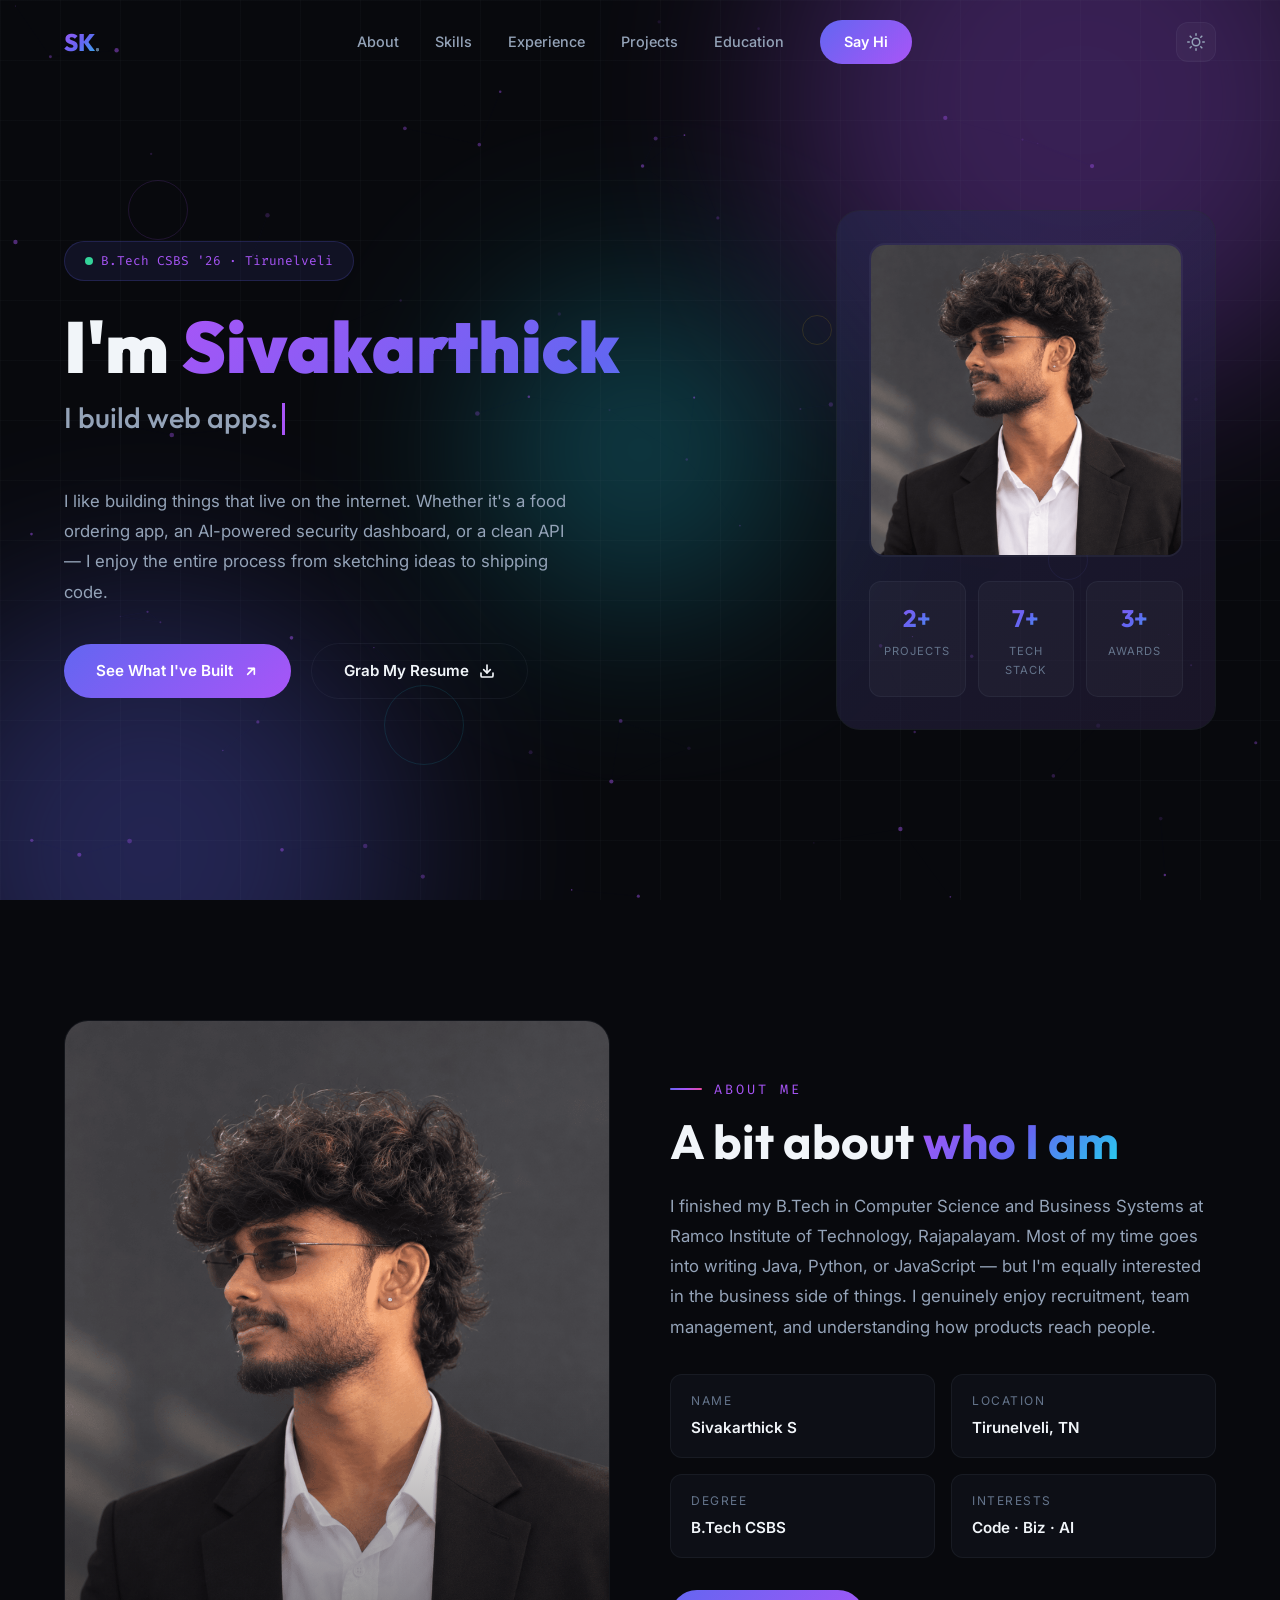
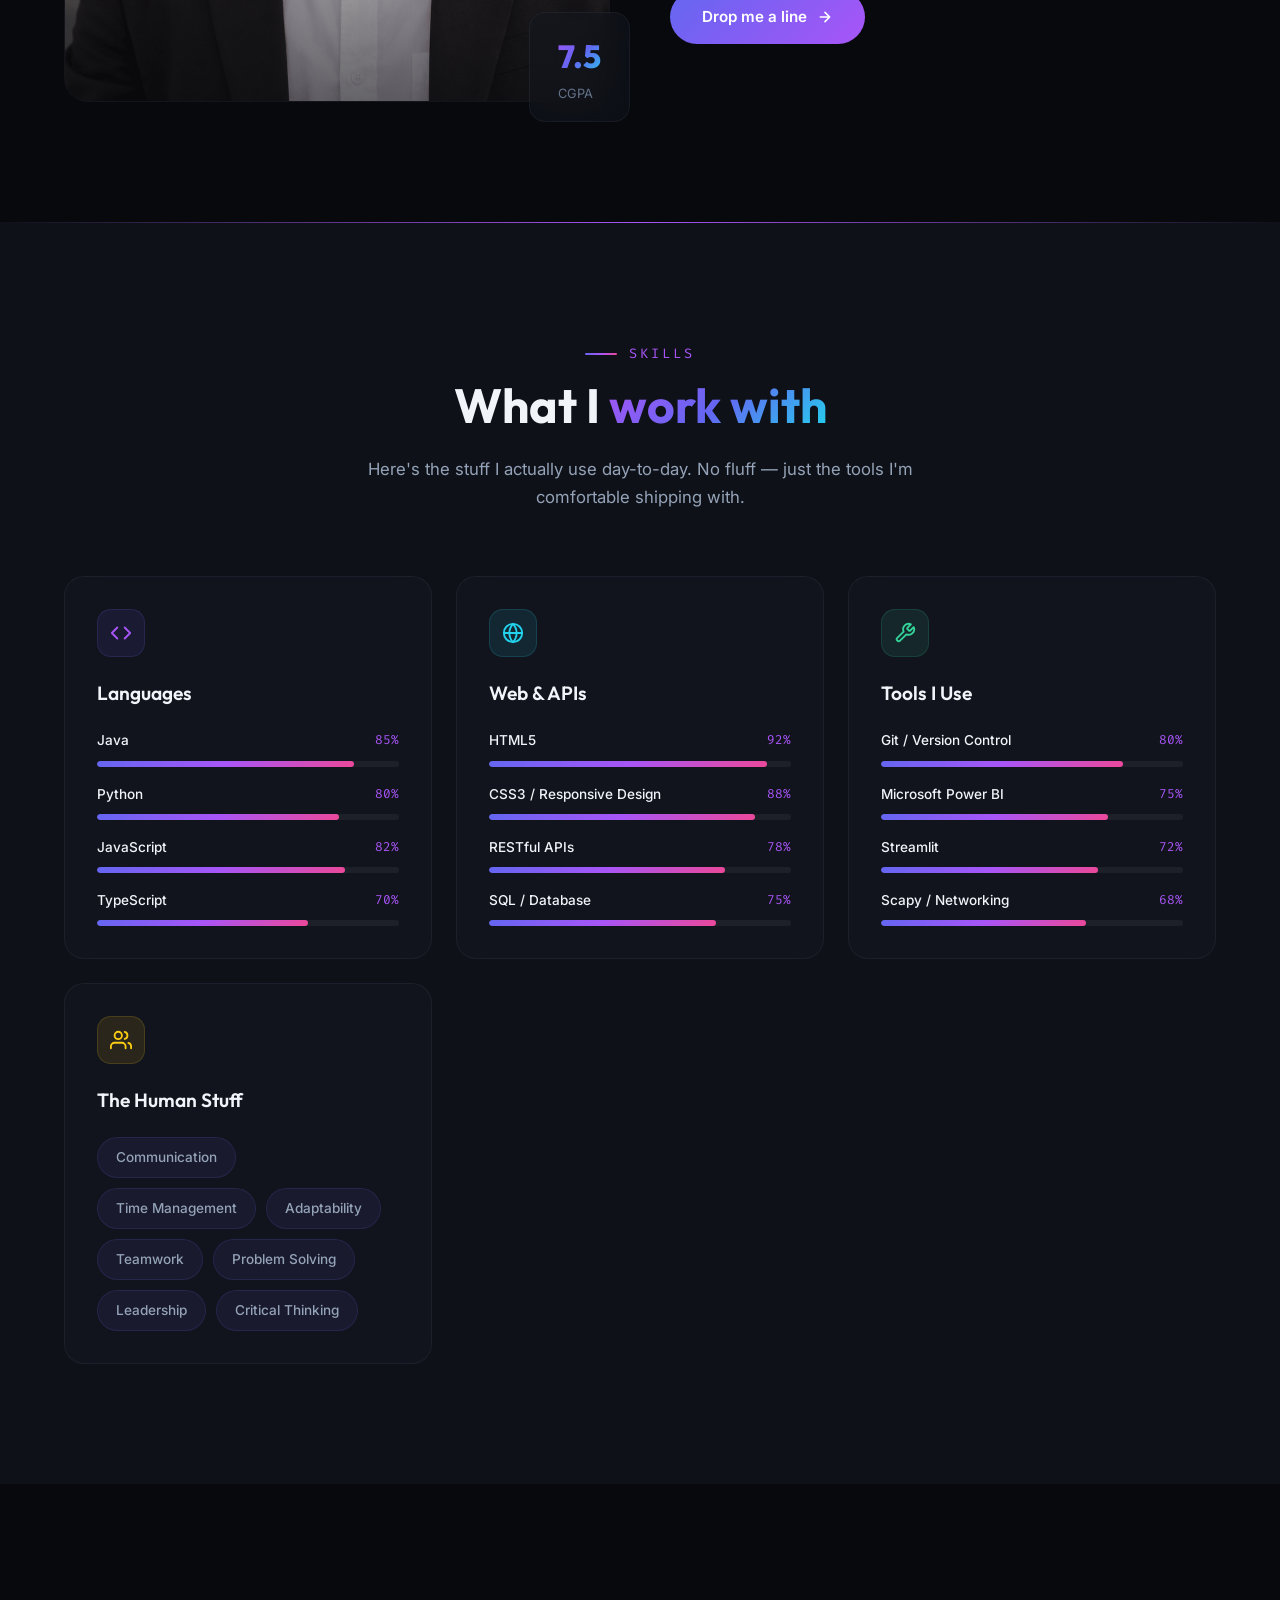
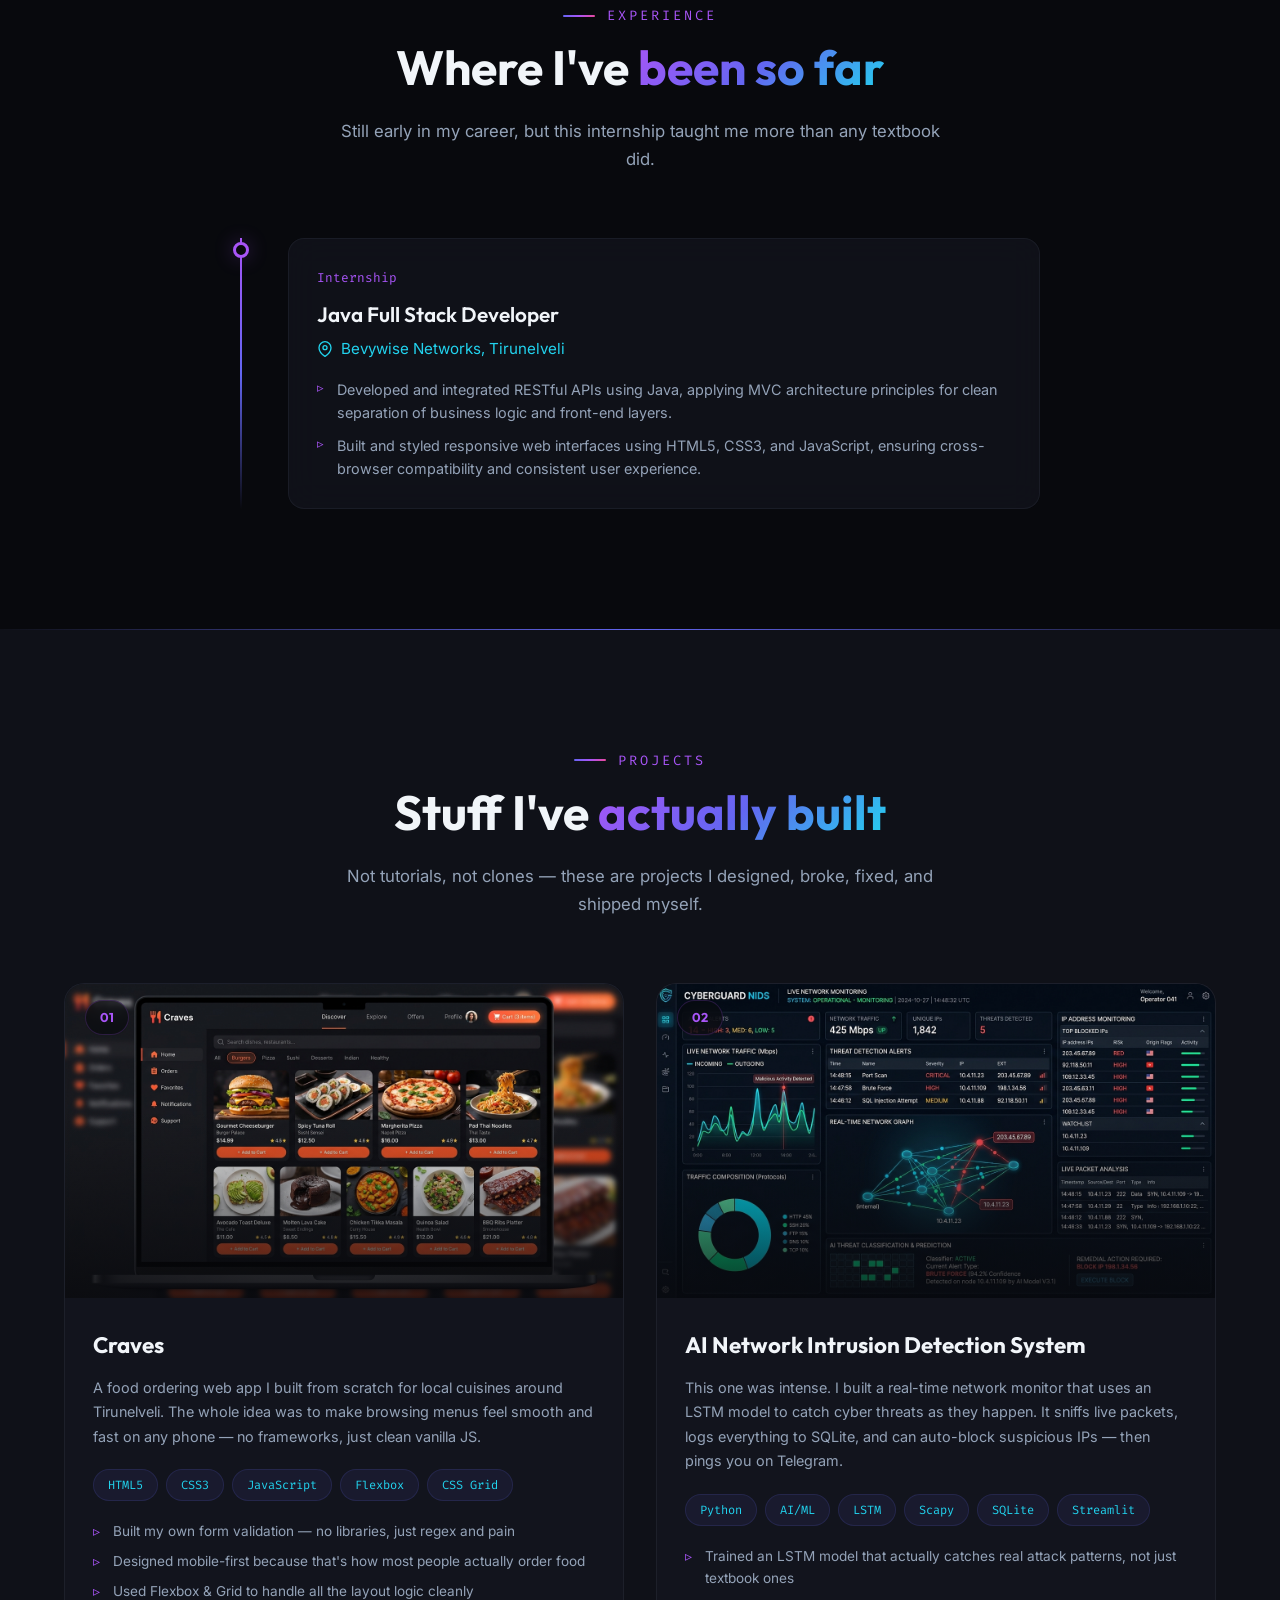
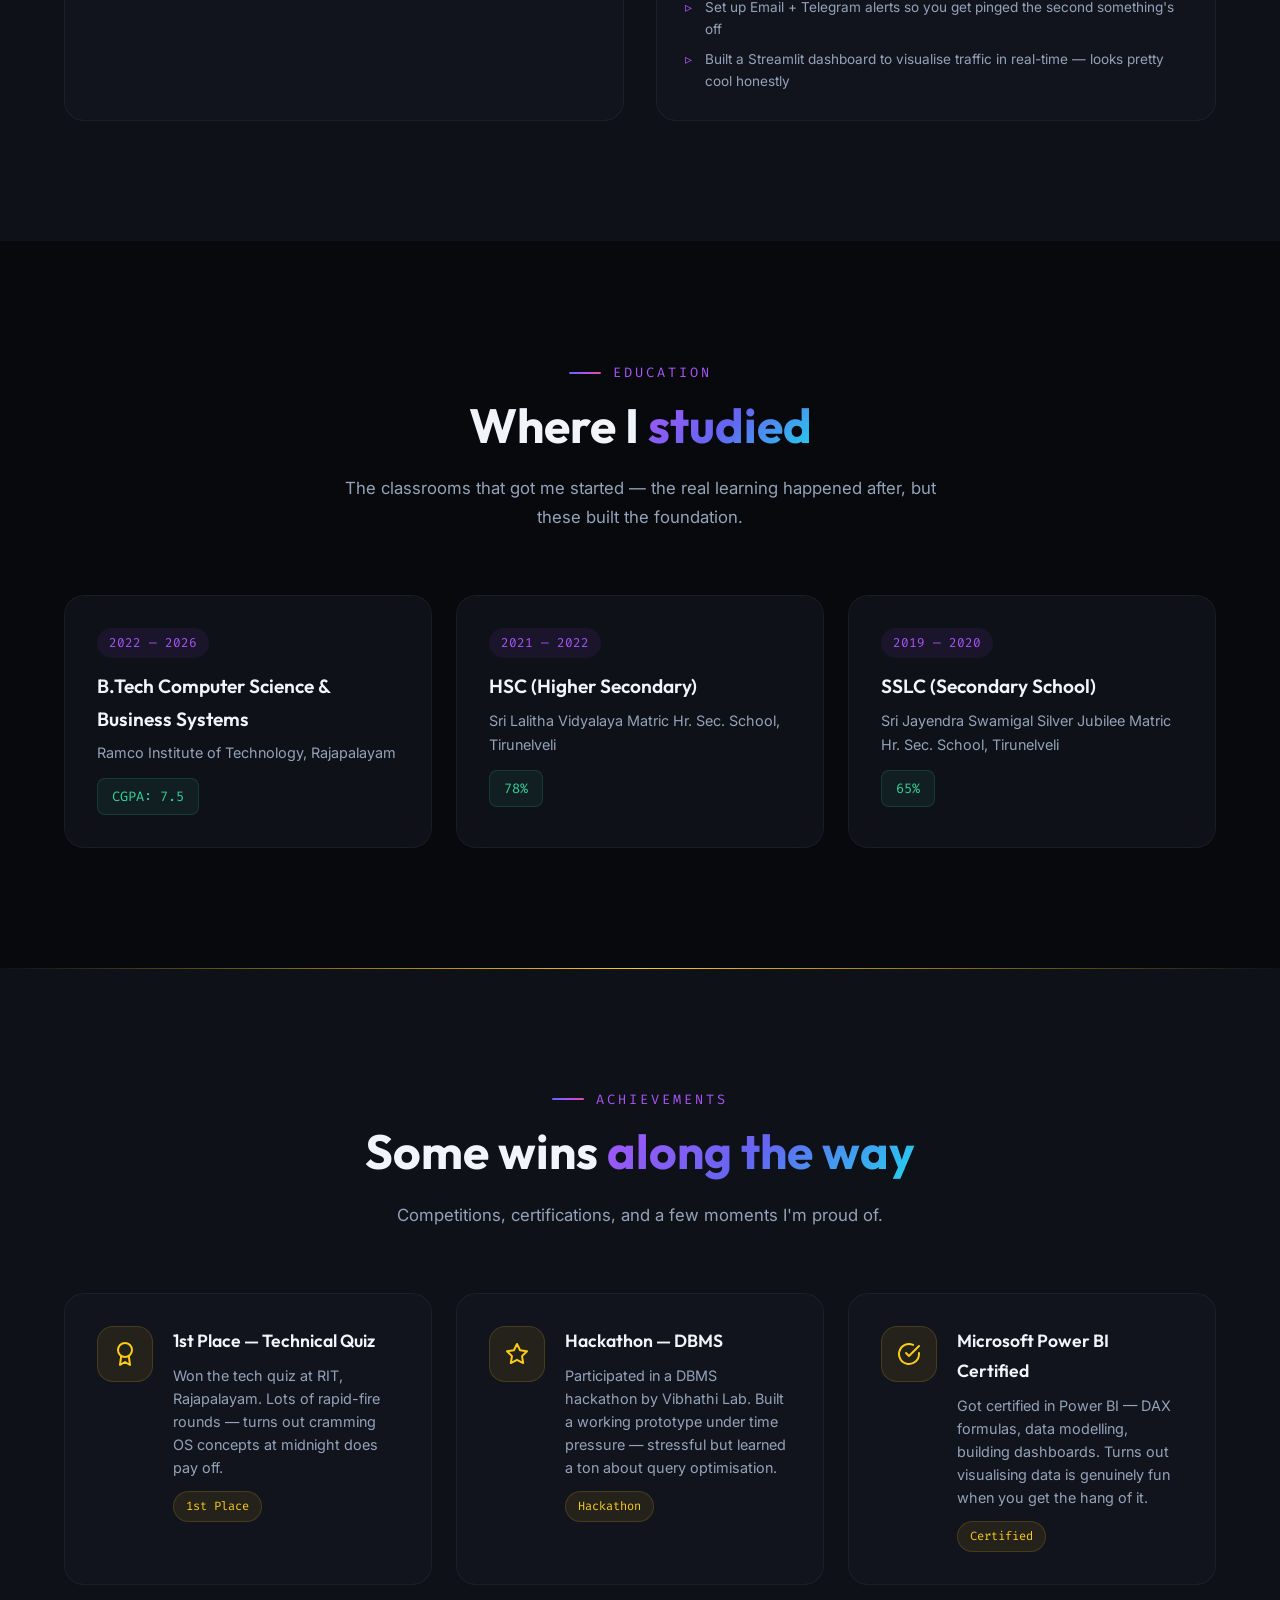
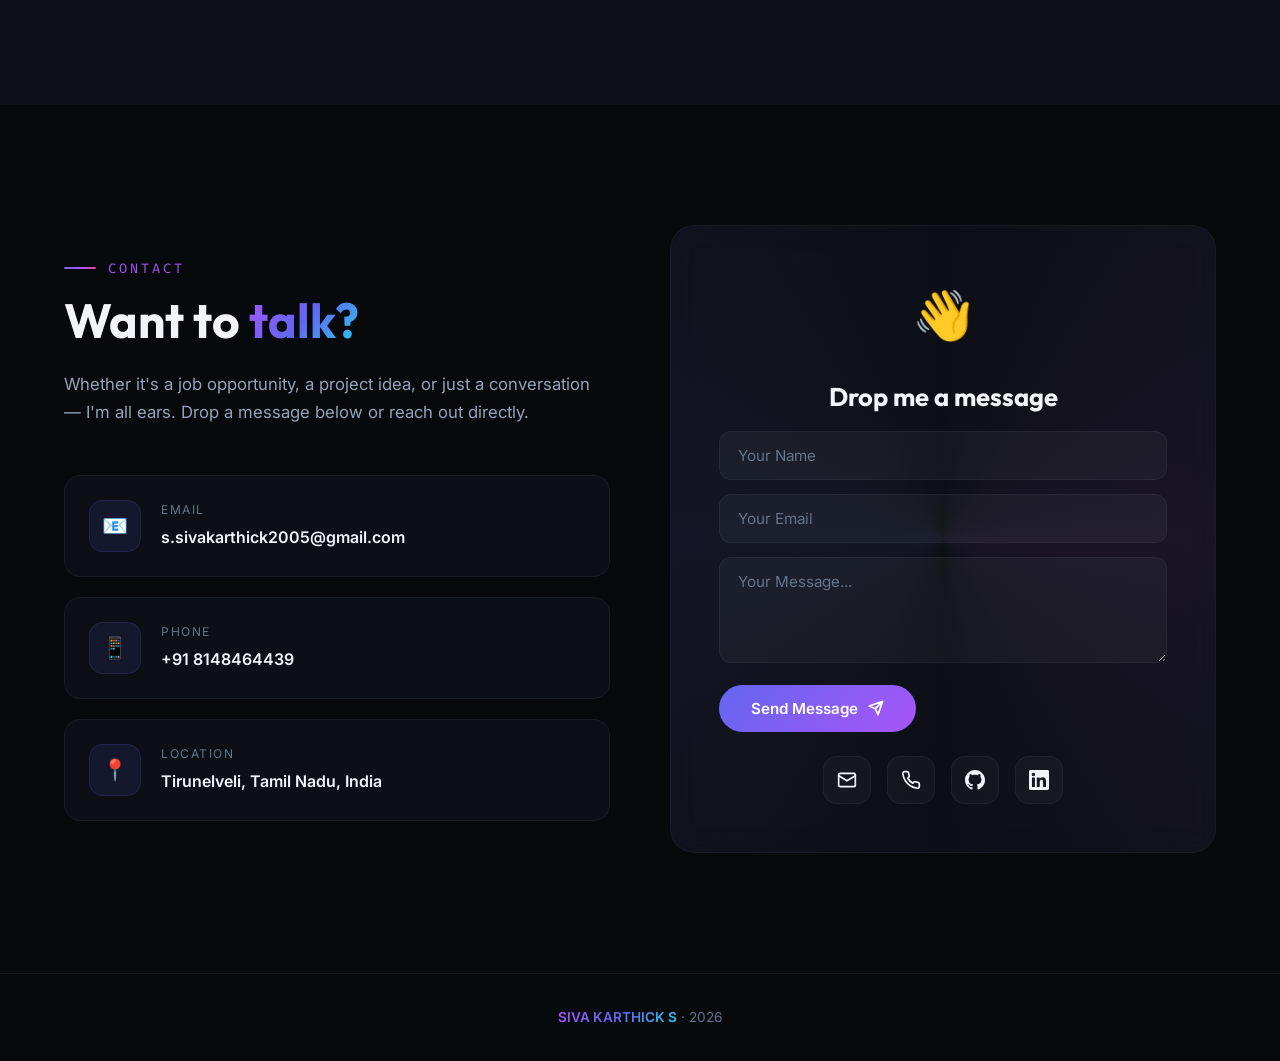
<file: index.html>
<!DOCTYPE html>
<html lang="en">

<head>
  <meta charset="UTF-8" />
  <meta name="viewport" content="width=device-width, initial-scale=1.0" />
  <title>Sivakarthick S — Developer &amp; Designer Portfolio</title>
  <meta name="description"
    content="Portfolio of Sivakarthick S — a creative developer and designer specialising in full-stack web development, AI/ML, and crafting stunning digital experiences." />
  <meta name="author" content="Sivakarthick S" />
  <meta name="keywords"
    content="developer, designer, portfolio, web development, full stack, Java, Python, JavaScript" />

  <!-- Open Graph -->
  <meta property="og:title" content="Sivakarthick S — Developer & Designer" />
  <meta property="og:description"
    content="I build web apps, tinker with AI, and design clean UIs. Check out my work." />
  <meta property="og:type" content="website" />
  <meta property="og:image" content="assets/profile.png" />
  <meta name="twitter:card" content="summary_large_image" />

  <!-- Favicon -->
  <link rel="icon"
    href="data:image/svg+xml,<svg xmlns='http://www.w3.org/2000/svg' viewBox='0 0 100 100'><text y='0.9em' font-size='90'>⚡</text></svg>" />

  <!-- Stylesheets -->
  <link rel="stylesheet" href="style.css" />
</head>

<body>

  <!-- ====== PRELOADER ====== -->
  <div class="preloader" id="preloader">
    <div class="preloader-inner">
      <div class="preloader-logo">SK<span>.</span></div>
      <div class="preloader-bar">
        <div class="preloader-bar-fill"></div>
      </div>
    </div>
  </div>

  <!-- ====== SCROLL PROGRESS ====== -->
  <div class="scroll-progress" id="scrollProgress"></div>

  <!-- ====== NAVIGATION ====== -->
  <nav class="navbar" id="navbar">
    <div class="container">
      <a href="#hero" class="nav-logo">SK<span>.</span></a>
      <div class="nav-links" id="navLinks">
        <a href="#about">About</a>
        <a href="#skills">Skills</a>
        <a href="#experience">Experience</a>
        <a href="#projects">Projects</a>
        <a href="#education">Education</a>
        <a href="#contact" class="nav-cta">Say Hi</a>
      </div>
      <!-- Theme Toggle -->
      <button class="theme-toggle" id="themeToggle" aria-label="Toggle theme">
        <svg class="icon-sun" width="18" height="18" viewBox="0 0 24 24" fill="none" stroke="currentColor"
          stroke-width="2" stroke-linecap="round" stroke-linejoin="round">
          <circle cx="12" cy="12" r="5" />
          <line x1="12" y1="1" x2="12" y2="3" />
          <line x1="12" y1="21" x2="12" y2="23" />
          <line x1="4.22" y1="4.22" x2="5.64" y2="5.64" />
          <line x1="18.36" y1="18.36" x2="19.78" y2="19.78" />
          <line x1="1" y1="12" x2="3" y2="12" />
          <line x1="21" y1="12" x2="23" y2="12" />
          <line x1="4.22" y1="19.78" x2="5.64" y2="18.36" />
          <line x1="18.36" y1="5.64" x2="19.78" y2="4.22" />
        </svg>
        <svg class="icon-moon" width="18" height="18" viewBox="0 0 24 24" fill="none" stroke="currentColor"
          stroke-width="2" stroke-linecap="round" stroke-linejoin="round">
          <path d="M21 12.79A9 9 0 1 1 11.21 3 7 7 0 0 0 21 12.79z" />
        </svg>
      </button>
      <button class="nav-toggle" id="navToggle" aria-label="Toggle navigation">
        <span></span><span></span><span></span>
      </button>
    </div>
  </nav>

  <!-- ====== HERO SECTION ====== -->
  <section class="hero" id="hero">
    <!-- Background effects -->
    <div class="hero-bg">
      <div class="hero-orb hero-orb--1"></div>
      <div class="hero-orb hero-orb--2"></div>
      <div class="hero-orb hero-orb--3"></div>
    </div>
    <div class="hero-grid"></div>
    <div class="floating-shapes">
      <div class="floating-shape"></div>
      <div class="floating-shape"></div>
      <div class="floating-shape"></div>
      <div class="floating-shape"></div>
    </div>

    <div class="container">
      <div class="hero-content">
        <div class="hero-badge">
          <span class="dot"></span>
          B.Tech CSBS '26 · Tirunelveli
        </div>

        <h1 class="hero-name">
          I'm <span class="gradient-text">Sivakarthick</span>
        </h1>

        <div class="hero-typing-wrapper">
          <span id="typingText"></span><span class="cursor"></span>
        </div>

        <p class="hero-description">
          I like building things that live on the internet. Whether it's a food ordering app,
          an AI-powered security dashboard, or a clean API — I enjoy the entire process from
          sketching ideas to shipping code.
        </p>

        <div class="hero-actions">
          <a href="#projects" class="btn-primary">
            <span>See What I've Built</span>
            <svg width="16" height="16" viewBox="0 0 24 24" fill="none" stroke="currentColor" stroke-width="2.5"
              stroke-linecap="round" stroke-linejoin="round">
              <path d="M7 17l9.2-9.2M17 17V8H8" />
            </svg>
          </a>
          <a href="assets/Sivakarthick_Resume.pdf" download class="btn-secondary">
            <span>Grab My Resume</span>
            <svg width="16" height="16" viewBox="0 0 24 24" fill="none" stroke="currentColor" stroke-width="2.5"
              stroke-linecap="round" stroke-linejoin="round">
              <path d="M21 15v4a2 2 0 0 1-2 2H5a2 2 0 0 1-2-2v-4" />
              <polyline points="7 10 12 15 17 10" />
              <line x1="12" y1="15" x2="12" y2="3" />
            </svg>
          </a>
        </div>
      </div>

      <div class="hero-visual">
        <div class="hero-card">
          <div class="hero-card-content">
            <img src="assets/profile.png" alt="Sivakarthick S" class="profile-img" />
            <div class="hero-stats">
              <div class="stat-item">
                <div class="stat-number" data-count="2">0</div>
                <div class="stat-label">Projects</div>
              </div>
              <div class="stat-item">
                <div class="stat-number" data-count="7">0</div>
                <div class="stat-label">Tech Stack</div>
              </div>
              <div class="stat-item">
                <div class="stat-number" data-count="3">0</div>
                <div class="stat-label">Awards</div>
              </div>
            </div>
          </div>
        </div>
      </div>
    </div>
  </section>

  <!-- ====== ABOUT SECTION ====== -->
  <section class="about" id="about">
    <div class="container">
      <div class="about-grid">
        <div class="about-image-wrapper reveal">
          <div class="about-image-frame">
            <img src="assets/profile.png" alt="Sivakarthick S" />
          </div>
          <div class="about-floating-badge">
            <div class="badge-number">7.5</div>
            <div class="badge-text">CGPA</div>
          </div>
        </div>

        <div class="about-content">
          <div class="reveal">
            <span class="section-label">About Me</span>
            <h2 class="section-title">
              A bit about <span class="gradient-text">who I am</span>
            </h2>
          </div>

          <p class="about-text reveal reveal-delay-1">
            I finished my B.Tech in Computer Science and Business Systems at Ramco Institute of Technology,
            Rajapalayam.
            Most of my time goes into writing Java, Python, or JavaScript — but I'm equally interested in the
            business side of things. I genuinely enjoy recruitment, team management, and understanding how
            products reach people.
          </p>

          <div class="about-info-grid reveal reveal-delay-2">
            <div class="about-info-item">
              <div class="info-label">Name</div>
              <div class="info-value">Sivakarthick S</div>
            </div>
            <div class="about-info-item">
              <div class="info-label">Location</div>
              <div class="info-value">Tirunelveli, TN</div>
            </div>
            <div class="about-info-item">
              <div class="info-label">Degree</div>
              <div class="info-value">B.Tech CSBS</div>
            </div>
            <div class="about-info-item">
              <div class="info-label">Interests</div>
              <div class="info-value">Code · Biz · AI</div>
            </div>
          </div>

          <div class="reveal reveal-delay-3">
            <a href="#contact" class="btn-primary">
              <span>Drop me a line</span>
              <svg width="16" height="16" viewBox="0 0 24 24" fill="none" stroke="currentColor" stroke-width="2.5"
                stroke-linecap="round" stroke-linejoin="round">
                <path d="M5 12h14M12 5l7 7-7 7" />
              </svg>
            </a>
          </div>
        </div>
      </div>
    </div>
  </section>

  <!-- ====== SKILLS SECTION ====== -->
  <section class="skills" id="skills">
    <div class="container">
      <div class="section-header reveal">
        <span class="section-label">Skills</span>
        <h2 class="section-title">
          What I <span class="gradient-text">work with</span>
        </h2>
        <p class="section-subtitle">
          Here's the stuff I actually use day-to-day. No fluff — just the tools I'm comfortable shipping with.
        </p>
      </div>

      <div class="skills-grid">
        <!-- Languages -->
        <div class="skill-category reveal reveal-delay-1">
          <div class="skill-category-icon"><svg width="22" height="22" viewBox="0 0 24 24" fill="none"
              stroke="var(--accent-purple)" stroke-width="2" stroke-linecap="round" stroke-linejoin="round">
              <polyline points="16 18 22 12 16 6" />
              <polyline points="8 6 2 12 8 18" />
            </svg></div>
          <div class="skill-category-title">Languages</div>
          <div class="skill-bar-wrapper">
            <div class="skill-bar-header">
              <span class="skill-bar-name">Java</span>
              <span class="skill-bar-percent">85%</span>
            </div>
            <div class="skill-bar-track">
              <div class="skill-bar-fill" data-width="85"></div>
            </div>
          </div>
          <div class="skill-bar-wrapper">
            <div class="skill-bar-header">
              <span class="skill-bar-name">Python</span>
              <span class="skill-bar-percent">80%</span>
            </div>
            <div class="skill-bar-track">
              <div class="skill-bar-fill" data-width="80"></div>
            </div>
          </div>
          <div class="skill-bar-wrapper">
            <div class="skill-bar-header">
              <span class="skill-bar-name">JavaScript</span>
              <span class="skill-bar-percent">82%</span>
            </div>
            <div class="skill-bar-track">
              <div class="skill-bar-fill" data-width="82"></div>
            </div>
          </div>
          <div class="skill-bar-wrapper">
            <div class="skill-bar-header">
              <span class="skill-bar-name">TypeScript</span>
              <span class="skill-bar-percent">70%</span>
            </div>
            <div class="skill-bar-track">
              <div class="skill-bar-fill" data-width="70"></div>
            </div>
          </div>
        </div>

        <!-- Web Technologies -->
        <div class="skill-category reveal reveal-delay-2">
          <div class="skill-category-icon"><svg width="22" height="22" viewBox="0 0 24 24" fill="none"
              stroke="var(--accent-cyan)" stroke-width="2" stroke-linecap="round" stroke-linejoin="round">
              <circle cx="12" cy="12" r="10" />
              <line x1="2" y1="12" x2="22" y2="12" />
              <path d="M12 2a15.3 15.3 0 0 1 4 10 15.3 15.3 0 0 1-4 10 15.3 15.3 0 0 1-4-10 15.3 15.3 0 0 1 4-10z" />
            </svg></div>
          <div class="skill-category-title">Web &amp; APIs</div>
          <div class="skill-bar-wrapper">
            <div class="skill-bar-header">
              <span class="skill-bar-name">HTML5</span>
              <span class="skill-bar-percent">92%</span>
            </div>
            <div class="skill-bar-track">
              <div class="skill-bar-fill" data-width="92"></div>
            </div>
          </div>
          <div class="skill-bar-wrapper">
            <div class="skill-bar-header">
              <span class="skill-bar-name">CSS3 / Responsive Design</span>
              <span class="skill-bar-percent">88%</span>
            </div>
            <div class="skill-bar-track">
              <div class="skill-bar-fill" data-width="88"></div>
            </div>
          </div>
          <div class="skill-bar-wrapper">
            <div class="skill-bar-header">
              <span class="skill-bar-name">RESTful APIs</span>
              <span class="skill-bar-percent">78%</span>
            </div>
            <div class="skill-bar-track">
              <div class="skill-bar-fill" data-width="78"></div>
            </div>
          </div>
          <div class="skill-bar-wrapper">
            <div class="skill-bar-header">
              <span class="skill-bar-name">SQL / Database</span>
              <span class="skill-bar-percent">75%</span>
            </div>
            <div class="skill-bar-track">
              <div class="skill-bar-fill" data-width="75"></div>
            </div>
          </div>
        </div>

        <!-- Tools & Others -->
        <div class="skill-category reveal reveal-delay-3">
          <div class="skill-category-icon"><svg width="22" height="22" viewBox="0 0 24 24" fill="none"
              stroke="var(--accent-emerald)" stroke-width="2" stroke-linecap="round" stroke-linejoin="round">
              <path
                d="M14.7 6.3a1 1 0 0 0 0 1.4l1.6 1.6a1 1 0 0 0 1.4 0l3.77-3.77a6 6 0 0 1-7.94 7.94l-6.91 6.91a2.12 2.12 0 0 1-3-3l6.91-6.91a6 6 0 0 1 7.94-7.94l-3.76 3.76z" />
            </svg></div>
          <div class="skill-category-title">Tools I Use</div>
          <div class="skill-bar-wrapper">
            <div class="skill-bar-header">
              <span class="skill-bar-name">Git / Version Control</span>
              <span class="skill-bar-percent">80%</span>
            </div>
            <div class="skill-bar-track">
              <div class="skill-bar-fill" data-width="80"></div>
            </div>
          </div>
          <div class="skill-bar-wrapper">
            <div class="skill-bar-header">
              <span class="skill-bar-name">Microsoft Power BI</span>
              <span class="skill-bar-percent">75%</span>
            </div>
            <div class="skill-bar-track">
              <div class="skill-bar-fill" data-width="75"></div>
            </div>
          </div>
          <div class="skill-bar-wrapper">
            <div class="skill-bar-header">
              <span class="skill-bar-name">Streamlit</span>
              <span class="skill-bar-percent">72%</span>
            </div>
            <div class="skill-bar-track">
              <div class="skill-bar-fill" data-width="72"></div>
            </div>
          </div>
          <div class="skill-bar-wrapper">
            <div class="skill-bar-header">
              <span class="skill-bar-name">Scapy / Networking</span>
              <span class="skill-bar-percent">68%</span>
            </div>
            <div class="skill-bar-track">
              <div class="skill-bar-fill" data-width="68"></div>
            </div>
          </div>
        </div>

        <!-- Soft Skills -->
        <div class="skill-category reveal reveal-delay-4">
          <div class="skill-category-icon"><svg width="22" height="22" viewBox="0 0 24 24" fill="none"
              stroke="var(--accent-gold)" stroke-width="2" stroke-linecap="round" stroke-linejoin="round">
              <path d="M17 21v-2a4 4 0 0 0-4-4H5a4 4 0 0 0-4 4v2" />
              <circle cx="9" cy="7" r="4" />
              <path d="M23 21v-2a4 4 0 0 0-3-3.87" />
              <path d="M16 3.13a4 4 0 0 1 0 7.75" />
            </svg></div>
          <div class="skill-category-title">The Human Stuff</div>
          <div class="skill-tags">
            <span class="skill-tag">Communication</span>
            <span class="skill-tag">Time Management</span>
            <span class="skill-tag">Adaptability</span>
            <span class="skill-tag">Teamwork</span>
            <span class="skill-tag">Problem Solving</span>
            <span class="skill-tag">Leadership</span>
            <span class="skill-tag">Critical Thinking</span>
          </div>
        </div>
      </div>
    </div>
  </section>

  <!-- ====== EXPERIENCE SECTION ====== -->
  <section class="experience" id="experience">
    <div class="container">
      <div class="section-header reveal">
        <span class="section-label">Experience</span>
        <h2 class="section-title">
          Where I've <span class="gradient-text">been so far</span>
        </h2>
        <p class="section-subtitle">
          Still early in my career, but this internship taught me more than any textbook did.
        </p>
      </div>

      <div class="timeline">
        <div class="timeline-item reveal">
          <div class="timeline-dot"></div>
          <div class="timeline-card">
            <div class="timeline-date">Internship</div>
            <h3 class="timeline-title">Java Full Stack Developer</h3>
            <div class="timeline-company">
              <svg width="16" height="16" viewBox="0 0 24 24" fill="none" stroke="currentColor" stroke-width="2"
                stroke-linecap="round" stroke-linejoin="round">
                <path d="M21 10c0 7-9 13-9 13s-9-6-9-13a9 9 0 0 1 18 0z" />
                <circle cx="12" cy="10" r="3" />
              </svg>
              Bevywise Networks, Tirunelveli
            </div>
            <ul class="timeline-points">
              <li>Developed and integrated RESTful APIs using Java, applying MVC architecture principles for clean
                separation of business logic and front-end layers.</li>
              <li>Built and styled responsive web interfaces using HTML5, CSS3, and JavaScript, ensuring cross-browser
                compatibility and consistent user experience.</li>
            </ul>
          </div>
        </div>
      </div>
    </div>
  </section>

  <!-- ====== PROJECTS SECTION ====== -->
  <section class="projects" id="projects">
    <div class="container">
      <div class="section-header reveal">
        <span class="section-label">Projects</span>
        <h2 class="section-title">
          Stuff I've <span class="gradient-text">actually built</span>
        </h2>
        <p class="section-subtitle">
          Not tutorials, not clones — these are projects I designed, broke, fixed, and shipped myself.
        </p>
      </div>

      <div class="projects-grid">
        <!-- Project 1: Craves -->
        <div class="project-card reveal reveal-delay-1">
          <div class="project-image">
            <img src="assets/craves_project.jpg" alt="Craves — Food Ordering App" />
            <div class="project-image-overlay"></div>
            <span class="project-number">01</span>
          </div>
          <div class="project-body">
            <h3 class="project-title">Craves</h3>
            <p class="project-description">
              A food ordering web app I built from scratch for local cuisines around Tirunelveli.
              The whole idea was to make browsing menus feel smooth and fast on any phone — no
              frameworks, just clean vanilla JS.
            </p>
            <div class="project-tech">
              <span class="tech-tag">HTML5</span>
              <span class="tech-tag">CSS3</span>
              <span class="tech-tag">JavaScript</span>
              <span class="tech-tag">Flexbox</span>
              <span class="tech-tag">CSS Grid</span>
            </div>
            <ul class="project-highlights">
              <li>Built my own form validation — no libraries, just regex and pain</li>
              <li>Designed mobile-first because that's how most people actually order food</li>
              <li>Used Flexbox &amp; Grid to handle all the layout logic cleanly</li>
            </ul>
          </div>
        </div>

        <!-- Project 2: AI NIDS -->
        <div class="project-card reveal reveal-delay-2">
          <div class="project-image">
            <img src="assets/nids_project.jpg" alt="AI-Based NIDS" />
            <div class="project-image-overlay"></div>
            <span class="project-number">02</span>
          </div>
          <div class="project-body">
            <h3 class="project-title">AI Network Intrusion Detection System</h3>
            <p class="project-description">
              This one was intense. I built a real-time network monitor that uses an LSTM model to catch
              cyber threats as they happen. It sniffs live packets, logs everything to SQLite, and can
              auto-block suspicious IPs — then pings you on Telegram.
            </p>
            <div class="project-tech">
              <span class="tech-tag">Python</span>
              <span class="tech-tag">AI/ML</span>
              <span class="tech-tag">LSTM</span>
              <span class="tech-tag">Scapy</span>
              <span class="tech-tag">SQLite</span>
              <span class="tech-tag">Streamlit</span>
            </div>
            <ul class="project-highlights">
              <li>Trained an LSTM model that actually catches real attack patterns, not just textbook ones</li>
              <li>Set up Email + Telegram alerts so you get pinged the second something's off</li>
              <li>Built a Streamlit dashboard to visualise traffic in real-time — looks pretty cool honestly</li>
            </ul>
          </div>
        </div>
      </div>
    </div>
  </section>

  <!-- ====== EDUCATION SECTION ====== -->
  <section class="education" id="education">
    <div class="container">
      <div class="section-header reveal">
        <span class="section-label">Education</span>
        <h2 class="section-title">
          Where I <span class="gradient-text">studied</span>
        </h2>
        <p class="section-subtitle">
          The classrooms that got me started — the real learning happened after, but these built the foundation.
        </p>
      </div>

      <div class="education-grid">
        <div class="education-card reveal reveal-delay-1">
          <span class="education-year">2022 — 2026</span>
          <h3 class="education-degree">B.Tech Computer Science &amp; Business Systems</h3>
          <p class="education-school">Ramco Institute of Technology, Rajapalayam</p>
          <span class="education-score">CGPA: 7.5</span>
        </div>

        <div class="education-card reveal reveal-delay-2">
          <span class="education-year">2021 — 2022</span>
          <h3 class="education-degree">HSC (Higher Secondary)</h3>
          <p class="education-school">Sri Lalitha Vidyalaya Matric Hr. Sec. School, Tirunelveli</p>
          <span class="education-score">78%</span>
        </div>

        <div class="education-card reveal reveal-delay-3">
          <span class="education-year">2019 — 2020</span>
          <h3 class="education-degree">SSLC (Secondary School)</h3>
          <p class="education-school">Sri Jayendra Swamigal Silver Jubilee Matric Hr. Sec. School, Tirunelveli</p>
          <span class="education-score">65%</span>
        </div>
      </div>
    </div>
  </section>

  <!-- ====== ACHIEVEMENTS SECTION ====== -->
  <section class="achievements" id="achievements">
    <div class="container">
      <div class="section-header reveal">
        <span class="section-label">Achievements</span>
        <h2 class="section-title">
          Some wins <span class="gradient-text">along the way</span>
        </h2>
        <p class="section-subtitle">
          Competitions, certifications, and a few moments I'm proud of.
        </p>
      </div>

      <div class="achievements-grid">
        <div class="achievement-card reveal reveal-delay-1">
          <div class="achievement-icon"><svg width="24" height="24" viewBox="0 0 24 24" fill="none"
              stroke="var(--accent-gold)" stroke-width="2" stroke-linecap="round" stroke-linejoin="round">
              <circle cx="12" cy="8" r="7" />
              <polyline points="8.21 13.89 7 23 12 20 17 23 15.79 13.88" />
            </svg></div>
          <div>
            <h3 class="achievement-title">1st Place — Technical Quiz</h3>
            <p class="achievement-description">
              Won the tech quiz at RIT, Rajapalayam. Lots of rapid-fire rounds — turns out cramming OS concepts at
              midnight does pay off.
            </p>
            <span class="achievement-badge">1st Place</span>
          </div>
        </div>

        <div class="achievement-card reveal reveal-delay-2">
          <div class="achievement-icon"><svg width="24" height="24" viewBox="0 0 24 24" fill="none"
              stroke="var(--accent-gold)" stroke-width="2" stroke-linecap="round" stroke-linejoin="round">
              <polygon
                points="12 2 15.09 8.26 22 9.27 17 14.14 18.18 21.02 12 17.77 5.82 21.02 7 14.14 2 9.27 8.91 8.26 12 2" />
            </svg></div>
          <div>
            <h3 class="achievement-title">Hackathon — DBMS</h3>
            <p class="achievement-description">
              Participated in a DBMS hackathon by Vibhathi Lab. Built a working prototype under time pressure —
              stressful but learned a ton about query optimisation.
            </p>
            <span class="achievement-badge">Hackathon</span>
          </div>
        </div>

        <div class="achievement-card reveal reveal-delay-3">
          <div class="achievement-icon"><svg width="24" height="24" viewBox="0 0 24 24" fill="none"
              stroke="var(--accent-gold)" stroke-width="2" stroke-linecap="round" stroke-linejoin="round">
              <path d="M22 11.08V12a10 10 0 1 1-5.93-9.14" />
              <polyline points="22 4 12 14.01 9 11.01" />
            </svg></div>
          <div>
            <h3 class="achievement-title">Microsoft Power BI Certified</h3>
            <p class="achievement-description">
              Got certified in Power BI — DAX formulas, data modelling, building dashboards. Turns out visualising data
              is genuinely fun when you get the hang of it.
            </p>
            <span class="achievement-badge">Certified</span>
          </div>
        </div>
      </div>
    </div>
  </section>

  <!-- ====== CONTACT SECTION ====== -->
  <section class="contact" id="contact">
    <div class="container">
      <div class="contact-wrapper">
        <div class="contact-left">
          <div class="reveal">
            <span class="section-label">Contact</span>
            <h2 class="section-title">
              Want to <span class="gradient-text">talk?</span>
            </h2>
            <p class="section-subtitle">
              Whether it's a job opportunity, a project idea, or just a conversation — I'm all ears. Drop a message
              below or reach out directly.
            </p>
          </div>

          <div class="contact-info-cards">
            <a href="mailto:s.sivakarthick2005@gmail.com" class="contact-card reveal reveal-delay-1">
              <div class="contact-card-icon">📧</div>
              <div>
                <div class="contact-card-label">Email</div>
                <div class="contact-card-value">s.sivakarthick2005@gmail.com</div>
              </div>
            </a>

            <a href="tel:+918148464439" class="contact-card reveal reveal-delay-2">
              <div class="contact-card-icon">📱</div>
              <div>
                <div class="contact-card-label">Phone</div>
                <div class="contact-card-value">+91 8148464439</div>
              </div>
            </a>

            <div class="contact-card reveal reveal-delay-3">
              <div class="contact-card-icon">📍</div>
              <div>
                <div class="contact-card-label">Location</div>
                <div class="contact-card-value">Tirunelveli, Tamil Nadu, India</div>
              </div>
            </div>
          </div>
        </div>

        <div class="contact-cta reveal reveal-delay-2">
          <div class="contact-cta-content">
            <span class="contact-cta-emoji">👋</span>
            <h3>Drop me a message</h3>
            <form name="contact" method="POST" data-netlify="true" netlify-honeypot="bot-field" class="contact-form">
              <input type="hidden" name="form-name" value="contact" />
              <p style="display:none;"><label>Don't fill this out: <input name="bot-field" /></label></p>
              <div class="form-group">
                <input type="text" name="name" id="name" placeholder="Your Name" required />
              </div>
              <div class="form-group">
                <input type="email" name="email" id="email" placeholder="Your Email" required />
              </div>
              <div class="form-group">
                <textarea name="message" id="message" rows="4" placeholder="Your Message..." required></textarea>
              </div>
              <button type="submit" class="btn-primary" id="formSubmitBtn">
                <span>Send Message</span>
                <svg width="16" height="16" viewBox="0 0 24 24" fill="none" stroke="currentColor" stroke-width="2.5"
                  stroke-linecap="round" stroke-linejoin="round">
                  <path d="M22 2L11 13M22 2l-7 20-4-9-9-4 20-7z" />
                </svg>
              </button>
              <div id="formStatus" style="display:none; margin-top: 12px; font-weight: 500; font-size: 0.95rem;"></div>
            </form>

            <div class="contact-socials">
              <a href="mailto:s.sivakarthick2005@gmail.com" class="social-link" aria-label="Email" title="Email">
                <svg width="20" height="20" viewBox="0 0 24 24" fill="none" stroke="currentColor" stroke-width="2"
                  stroke-linecap="round" stroke-linejoin="round">
                  <rect x="2" y="4" width="20" height="16" rx="2" />
                  <path d="M22 7l-10 6L2 7" />
                </svg>
              </a>
              <a href="tel:+918148464439" class="social-link" aria-label="Phone" title="Phone">
                <svg width="20" height="20" viewBox="0 0 24 24" fill="none" stroke="currentColor" stroke-width="2"
                  stroke-linecap="round" stroke-linejoin="round">
                  <path
                    d="M22 16.92v3a2 2 0 01-2.18 2 19.79 19.79 0 01-8.63-3.07 19.5 19.5 0 01-6-6 19.79 19.79 0 01-3.07-8.67A2 2 0 014.11 2h3a2 2 0 012 1.72c.127.96.361 1.903.7 2.81a2 2 0 01-.45 2.11L8.09 9.91a16 16 0 006 6l1.27-1.27a2 2 0 012.11-.45c.907.339 1.85.573 2.81.7A2 2 0 0122 16.92z" />
                </svg>
              </a>
              <a href="https://github.com/" class="social-link" aria-label="GitHub" title="GitHub" target="_blank"
                rel="noopener">
                <svg width="20" height="20" viewBox="0 0 24 24" fill="currentColor">
                  <path
                    d="M12 0c-6.626 0-12 5.373-12 12 0 5.302 3.438 9.8 8.207 11.387.599.111.793-.261.793-.577v-2.234c-3.338.726-4.033-1.416-4.033-1.416-.546-1.387-1.333-1.756-1.333-1.756-1.089-.745.083-.729.083-.729 1.205.084 1.839 1.237 1.839 1.237 1.07 1.834 2.807 1.304 3.492.997.107-.775.418-1.305.762-1.604-2.665-.305-5.467-1.334-5.467-5.931 0-1.311.469-2.381 1.236-3.221-.124-.303-.535-1.524.117-3.176 0 0 1.008-.322 3.301 1.23.957-.266 1.983-.399 3.003-.404 1.02.005 2.047.138 3.006.404 2.291-1.552 3.297-1.23 3.297-1.23.653 1.653.242 2.874.118 3.176.77.84 1.235 1.911 1.235 3.221 0 4.609-2.807 5.624-5.479 5.921.43.372.823 1.102.823 2.222v3.293c0 .319.192.694.801.576 4.765-1.589 8.199-6.086 8.199-11.386 0-6.627-5.373-12-12-12z" />
                </svg>
              </a>
              <a href="https://linkedin.com/" class="social-link" aria-label="LinkedIn" title="LinkedIn" target="_blank"
                rel="noopener">
                <svg width="20" height="20" viewBox="0 0 24 24" fill="currentColor">
                  <path
                    d="M20.447 20.452h-3.554v-5.569c0-1.328-.027-3.037-1.852-3.037-1.853 0-2.136 1.445-2.136 2.939v5.667H9.351V9h3.414v1.561h.046c.477-.9 1.637-1.85 3.37-1.85 3.601 0 4.267 2.37 4.267 5.455v6.286zM5.337 7.433c-1.144 0-2.063-.926-2.063-2.065 0-1.138.92-2.063 2.063-2.063 1.14 0 2.064.925 2.064 2.063 0 1.139-.925 2.065-2.064 2.065zm1.782 13.019H3.555V9h3.564v11.452zM22.225 0H1.771C.792 0 0 .774 0 1.729v20.542C0 23.227.792 24 1.771 24h20.451C23.2 24 24 23.227 24 22.271V1.729C24 .774 23.2 0 22.222 0h.003z" />
                </svg>
              </a>
            </div>
          </div>
        </div>
      </div>
    </div>
  </section>

  <!-- ====== BACK TO TOP ====== -->
  <button class="back-to-top" id="backToTop" aria-label="Back to top">
    <svg width="20" height="20" viewBox="0 0 24 24" fill="none" stroke="currentColor" stroke-width="2.5"
      stroke-linecap="round" stroke-linejoin="round">
      <polyline points="18 15 12 9 6 15" />
    </svg>
  </button>

  <!-- ====== FOOTER ====== -->
  <footer class="footer">
    <div class="container">
      <p><span class="gradient-text">SIVA KARTHICK S</span> · 2026</p>
    </div>
  </footer>

  <!-- Scripts -->
  <script src="script.js"></script>
</body>

</html>
</file>
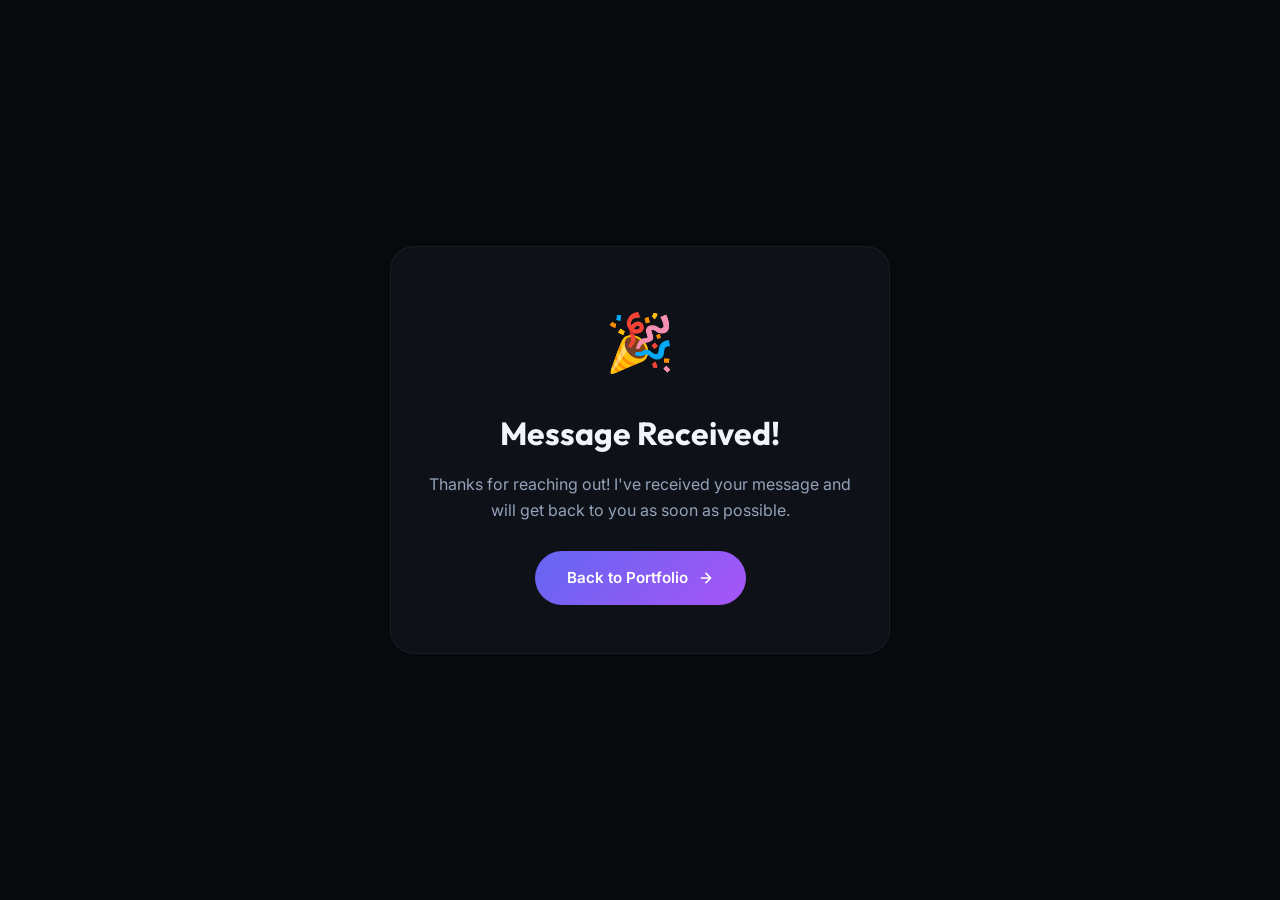
<file: success.html>
<!DOCTYPE html>
<html lang="en">
<head>
  <meta charset="UTF-8" />
  <meta name="viewport" content="width=device-width, initial-scale=1.0" />
  <title>Thank You! — Sivakarthick S</title>
  <link rel="stylesheet" href="style.css" />
  <style>
    .success-container {
      min-height: 100vh;
      display: flex;
      align-items: center;
      justify-content: center;
      text-align: center;
      padding: 24px;
    }
    .success-card {
      background: var(--bg-card);
      border: 1px solid var(--glass-border);
      padding: 48px 36px;
      border-radius: 24px;
      backdrop-filter: blur(16px);
      max-width: 500px;
      width: 100%;
    }
    .success-emoji {
      font-size: 3.5rem;
      margin-bottom: 16px;
    }
    .success-card h1 {
      font-family: var(--font-heading);
      font-size: 2rem;
      margin-bottom: 12px;
    }
    .success-card p {
      color: var(--text-secondary);
      margin-bottom: 28px;
      line-height: 1.6;
    }
  </style>
</head>
<body>
  <div class="success-container">
    <div class="success-card">
      <div class="success-emoji">🎉</div>
      <h1>Message <span class="gradient-text">Received!</span></h1>
      <p>Thanks for reaching out! I've received your message and will get back to you as soon as possible.</p>
      <a href="/" class="btn-primary" style="display: inline-flex; justify-content: center;">
        <span>Back to Portfolio</span>
        <svg width="16" height="16" viewBox="0 0 24 24" fill="none" stroke="currentColor" stroke-width="2.5" stroke-linecap="round" stroke-linejoin="round"><path d="M5 12h14M12 5l7 7-7 7"/></svg>
      </a>
    </div>
  </div>
</body>
</html>
</file>
<file: style.css>
/* ===================================================
   SIVAKARTHICK S — Creative Portfolio
   Design System & Styles
   =================================================== */

/* ---------- Google Fonts ---------- */
@import url('https://fonts.googleapis.com/css2?family=Outfit:wght@300;400;500;600;700;800;900&family=Inter:wght@300;400;500;600;700&family=Fira+Code:wght@400;500&display=swap');

/* ---------- CSS Custom Properties ---------- */
:root {
  /* Background layers */
  --bg-primary:    #08090d;
  --bg-secondary:  #0f1118;
  --bg-tertiary:   #161923;
  --bg-card:       rgba(22, 25, 35, 0.55);

  /* Accent palette */
  --accent-purple:     #a855f7;
  --accent-blue:       #6366f1;
  --accent-cyan:       #22d3ee;
  --accent-gold:       #facc15;
  --accent-rose:       #f43f5e;
  --accent-emerald:    #34d399;

  /* Gradient presets */
  --grad-hero:     linear-gradient(135deg, #6366f1 0%, #a855f7 50%, #ec4899 100%);
  --grad-card:     linear-gradient(135deg, rgba(99,102,241,0.12) 0%, rgba(168,85,247,0.08) 100%);
  --grad-text:     linear-gradient(135deg, #a855f7, #6366f1, #22d3ee);
  --grad-btn:      linear-gradient(135deg, #6366f1, #a855f7);
  --grad-gold:     linear-gradient(135deg, #facc15, #f59e0b);

  /* Text */
  --text-primary:   #f1f5f9;
  --text-secondary: #94a3b8;
  --text-muted:     #64748b;

  /* Glass */
  --glass-bg:      rgba(22, 25, 35, 0.45);
  --glass-border:  rgba(148, 163, 184, 0.08);
  --glass-blur:    16px;

  /* Typography */
  --font-heading: 'Outfit', sans-serif;
  --font-body:    'Inter', sans-serif;
  --font-mono:    'Fira Code', monospace;

  /* Spacing */
  --section-padding: 120px 0;
  --container-width: 1200px;

  /* Transitions */
  --ease-out-expo: cubic-bezier(0.16, 1, 0.3, 1);
  --transition-base: 0.4s var(--ease-out-expo);
}

/* ---------- Reset & Base ---------- */
*,
*::before,
*::after {
  margin: 0;
  padding: 0;
  box-sizing: border-box;
}

html {
  scroll-behavior: smooth;
  scrollbar-width: thin;
  scrollbar-color: var(--accent-purple) var(--bg-secondary);
}

body {
  font-family: var(--font-body);
  background: var(--bg-primary);
  color: var(--text-primary);
  line-height: 1.7;
  overflow-x: hidden;
  -webkit-font-smoothing: antialiased;
}

::-webkit-scrollbar { width: 6px; }
::-webkit-scrollbar-track { background: var(--bg-secondary); }
::-webkit-scrollbar-thumb {
  background: var(--accent-purple);
  border-radius: 3px;
}

a { color: inherit; text-decoration: none; }
ul { list-style: none; }
img { max-width: 100%; display: block; }

.container {
  max-width: var(--container-width);
  margin: 0 auto;
  padding: 0 24px;
}

/* ---------- Utility Classes ---------- */
.section-label {
  font-family: var(--font-mono);
  font-size: 0.85rem;
  text-transform: uppercase;
  letter-spacing: 3px;
  color: var(--accent-purple);
  margin-bottom: 12px;
  display: flex;
  align-items: center;
  gap: 12px;
}

.section-label::before {
  content: '';
  width: 32px;
  height: 2px;
  background: var(--grad-hero);
  border-radius: 2px;
}

.section-title {
  font-family: var(--font-heading);
  font-size: clamp(2rem, 4vw, 3rem);
  font-weight: 700;
  line-height: 1.2;
  margin-bottom: 20px;
}

.section-title .gradient-text {
  background: var(--grad-text);
  -webkit-background-clip: text;
  -webkit-text-fill-color: transparent;
  background-clip: text;
}

.section-subtitle {
  color: var(--text-secondary);
  font-size: 1.05rem;
  max-width: 600px;
  margin-bottom: 48px;
}

.section-header {
  text-align: center;
  margin-bottom: 64px;
}

.section-header .section-label {
  justify-content: center;
}

.section-header .section-subtitle {
  margin-left: auto;
  margin-right: auto;
}

/* ---------- Reveal Animation ---------- */
.reveal {
  opacity: 0;
  transform: translateY(40px);
  transition: opacity 0.8s var(--ease-out-expo),
              transform 0.8s var(--ease-out-expo);
}

.reveal.visible {
  opacity: 1;
  transform: translateY(0);
}

.reveal-delay-1 { transition-delay: 0.1s; }
.reveal-delay-2 { transition-delay: 0.2s; }
.reveal-delay-3 { transition-delay: 0.3s; }
.reveal-delay-4 { transition-delay: 0.4s; }
.reveal-delay-5 { transition-delay: 0.5s; }
.reveal-delay-6 { transition-delay: 0.6s; }

/* ---------- NAVIGATION ---------- */
.navbar {
  position: fixed;
  top: 0;
  left: 0;
  width: 100%;
  z-index: 1000;
  padding: 20px 0;
  transition: all var(--transition-base);
}

.navbar.scrolled {
  padding: 12px 0;
  background: rgba(8, 9, 13, 0.85);
  backdrop-filter: blur(20px);
  -webkit-backdrop-filter: blur(20px);
  border-bottom: 1px solid var(--glass-border);
}

.navbar .container {
  display: flex;
  align-items: center;
  justify-content: space-between;
}

.nav-logo {
  font-family: var(--font-heading);
  font-size: 1.5rem;
  font-weight: 800;
  background: var(--grad-text);
  -webkit-background-clip: text;
  -webkit-text-fill-color: transparent;
  background-clip: text;
  letter-spacing: -0.5px;
}

.nav-logo span {
  -webkit-text-fill-color: var(--text-muted);
  font-weight: 400;
}

.nav-links {
  display: flex;
  align-items: center;
  gap: 36px;
}

.nav-links a {
  font-size: 0.9rem;
  font-weight: 500;
  color: var(--text-secondary);
  transition: color var(--transition-base);
  position: relative;
}

.nav-links a::after {
  content: '';
  position: absolute;
  bottom: -4px;
  left: 0;
  width: 0;
  height: 2px;
  background: var(--grad-hero);
  border-radius: 2px;
  transition: width var(--transition-base);
}

.nav-links a:hover,
.nav-links a.active {
  color: var(--text-primary);
}

.nav-links a:hover::after,
.nav-links a.active::after {
  width: 100%;
}

.nav-cta {
  padding: 10px 24px !important;
  background: var(--grad-btn) !important;
  border-radius: 50px;
  color: white !important;
  font-weight: 600 !important;
  transition: transform var(--transition-base), box-shadow var(--transition-base) !important;
}

.nav-cta::after { display: none !important; }

.nav-cta:hover {
  transform: translateY(-2px);
  box-shadow: 0 8px 30px rgba(99, 102, 241, 0.35);
}

/* Mobile hamburger */
.nav-toggle {
  display: none;
  flex-direction: column;
  gap: 5px;
  cursor: pointer;
  z-index: 1001;
  background: none;
  border: none;
  padding: 4px;
}

.nav-toggle span {
  width: 24px;
  height: 2px;
  background: var(--text-primary);
  border-radius: 2px;
  transition: all 0.3s ease;
}

.nav-toggle.active span:nth-child(1) {
  transform: rotate(45deg) translate(5px, 5px);
}
.nav-toggle.active span:nth-child(2) { opacity: 0; }
.nav-toggle.active span:nth-child(3) {
  transform: rotate(-45deg) translate(5px, -5px);
}

/* ========================================
   HERO SECTION
   ======================================== */
.hero {
  min-height: 100vh;
  display: flex;
  align-items: center;
  position: relative;
  overflow: hidden;
  padding: 120px 0 80px;
}

/* Animated gradient orbs */
.hero-bg {
  position: absolute;
  inset: 0;
  z-index: 0;
  overflow: hidden;
}

.hero-orb {
  position: absolute;
  border-radius: 50%;
  filter: blur(100px);
  opacity: 0.3;
  animation: orbFloat 20s ease-in-out infinite alternate;
}

.hero-orb--1 {
  width: 600px; height: 600px;
  background: var(--accent-purple);
  top: -200px; right: -100px;
  animation-delay: 0s;
}

.hero-orb--2 {
  width: 500px; height: 500px;
  background: var(--accent-blue);
  bottom: -200px; left: -100px;
  animation-delay: -7s;
}

.hero-orb--3 {
  width: 300px; height: 300px;
  background: var(--accent-cyan);
  top: 50%; left: 50%;
  transform: translate(-50%, -50%);
  animation-delay: -14s;
}

@keyframes orbFloat {
  0%   { transform: translate(0, 0) scale(1); }
  33%  { transform: translate(30px, -40px) scale(1.05); }
  66%  { transform: translate(-20px, 30px) scale(0.95); }
  100% { transform: translate(10px, -10px) scale(1.02); }
}

/* Grid overlay */
.hero-grid {
  position: absolute;
  inset: 0;
  background-image:
    linear-gradient(rgba(148, 163, 184, 0.03) 1px, transparent 1px),
    linear-gradient(90deg, rgba(148, 163, 184, 0.03) 1px, transparent 1px);
  background-size: 60px 60px;
  z-index: 1;
}

.hero .container {
  position: relative;
  z-index: 2;
  display: flex;
  align-items: center;
  justify-content: space-between;
  gap: 60px;
}

.hero-content {
  flex: 1;
  max-width: 620px;
}

.hero-badge {
  display: inline-flex;
  align-items: center;
  gap: 8px;
  padding: 8px 20px;
  background: rgba(99, 102, 241, 0.1);
  border: 1px solid rgba(99, 102, 241, 0.2);
  border-radius: 50px;
  font-family: var(--font-mono);
  font-size: 0.8rem;
  color: var(--accent-purple);
  margin-bottom: 28px;
  animation: fadeInUp 0.8s var(--ease-out-expo);
}

.hero-badge .dot {
  width: 8px; height: 8px;
  background: var(--accent-emerald);
  border-radius: 50%;
  animation: pulse 2s ease-in-out infinite;
}

@keyframes pulse {
  0%, 100% { opacity: 1; transform: scale(1); }
  50% { opacity: 0.5; transform: scale(0.8); }
}

.hero-name {
  font-family: var(--font-heading);
  font-size: clamp(2.8rem, 6vw, 4.5rem);
  font-weight: 900;
  line-height: 1.05;
  margin-bottom: 8px;
  animation: fadeInUp 0.8s var(--ease-out-expo) 0.1s both;
}

.hero-name .gradient-text {
  background: var(--grad-text);
  -webkit-background-clip: text;
  -webkit-text-fill-color: transparent;
  background-clip: text;
  background-size: 200% auto;
  animation: shimmerGradient 4s ease-in-out infinite;
}

@keyframes shimmerGradient {
  0% { background-position: 0% center; }
  50% { background-position: 100% center; }
  100% { background-position: 0% center; }
}

.hero-typing-wrapper {
  font-family: var(--font-heading);
  font-size: clamp(1.2rem, 2.5vw, 1.8rem);
  font-weight: 500;
  color: var(--text-secondary);
  margin-bottom: 24px;
  min-height: 2.4em;
  animation: fadeInUp 0.8s var(--ease-out-expo) 0.2s both;
}

.hero-typing-wrapper .cursor {
  display: inline-block;
  width: 3px;
  height: 1.1em;
  background: var(--accent-purple);
  margin-left: 4px;
  vertical-align: text-bottom;
  animation: blink 1s step-end infinite;
}

@keyframes blink {
  0%, 100% { opacity: 1; }
  50% { opacity: 0; }
}

.hero-description {
  color: var(--text-secondary);
  font-size: 1.05rem;
  line-height: 1.8;
  margin-bottom: 36px;
  max-width: 520px;
  animation: fadeInUp 0.8s var(--ease-out-expo) 0.3s both;
}

.hero-actions {
  display: flex;
  align-items: center;
  gap: 20px;
  animation: fadeInUp 0.8s var(--ease-out-expo) 0.4s both;
}

.btn-primary {
  display: inline-flex;
  align-items: center;
  gap: 10px;
  padding: 14px 32px;
  background: var(--grad-btn);
  color: white;
  font-family: var(--font-body);
  font-weight: 600;
  font-size: 0.95rem;
  border: none;
  border-radius: 50px;
  cursor: pointer;
  transition: transform var(--transition-base), box-shadow var(--transition-base);
}

.btn-primary:hover {
  transform: translateY(-3px);
  box-shadow: 0 12px 40px rgba(99, 102, 241, 0.4);
}

.btn-secondary {
  display: inline-flex;
  align-items: center;
  gap: 10px;
  padding: 14px 32px;
  background: transparent;
  color: var(--text-primary);
  font-family: var(--font-body);
  font-weight: 600;
  font-size: 0.95rem;
  border: 1px solid var(--glass-border);
  border-radius: 50px;
  cursor: pointer;
  transition: all var(--transition-base);
}

.btn-secondary:hover {
  border-color: var(--accent-purple);
  background: rgba(99, 102, 241, 0.08);
  transform: translateY(-3px);
}

.hero-visual {
  flex: 0 0 380px;
  position: relative;
  animation: fadeInUp 1s var(--ease-out-expo) 0.5s both;
}

.hero-card {
  position: relative;
  background: var(--glass-bg);
  backdrop-filter: blur(var(--glass-blur));
  -webkit-backdrop-filter: blur(var(--glass-blur));
  border: 1px solid var(--glass-border);
  border-radius: 24px;
  padding: 32px;
  overflow: hidden;
}

.hero-card::before {
  content: '';
  position: absolute;
  top: 0; left: 0;
  width: 100%; height: 100%;
  background: var(--grad-card);
  z-index: 0;
}

.hero-card-content {
  position: relative;
  z-index: 1;
}

.hero-card .profile-img {
  width: 100%;
  aspect-ratio: 1;
  object-fit: cover;
  border-radius: 16px;
  margin-bottom: 24px;
  border: 2px solid var(--glass-border);
}

.hero-stats {
  display: grid;
  grid-template-columns: repeat(3, 1fr);
  gap: 12px;
  margin-top: 8px;
}

.stat-item {
  text-align: center;
  padding: 16px 8px;
  background: rgba(255, 255, 255, 0.03);
  border-radius: 12px;
  border: 1px solid var(--glass-border);
}

.stat-number {
  font-family: var(--font-heading);
  font-size: 1.5rem;
  font-weight: 700;
  background: var(--grad-text);
  -webkit-background-clip: text;
  -webkit-text-fill-color: transparent;
  background-clip: text;
}

.stat-label {
  font-size: 0.7rem;
  color: var(--text-muted);
  text-transform: uppercase;
  letter-spacing: 1px;
  margin-top: 4px;
}

@keyframes fadeInUp {
  from { opacity: 0; transform: translateY(30px); }
  to { opacity: 1; transform: translateY(0); }
}

/* Floating shapes for hero */
.floating-shapes {
  position: absolute;
  inset: 0;
  z-index: 1;
  pointer-events: none;
}

.floating-shape {
  position: absolute;
  border-radius: 50%;
  border: 1px solid rgba(168, 85, 247, 0.15);
  animation: floatShape 15s ease-in-out infinite;
}

.floating-shape:nth-child(1) {
  width: 60px; height: 60px;
  top: 20%; left: 10%;
  animation-delay: 0s;
}

.floating-shape:nth-child(2) {
  width: 40px; height: 40px;
  top: 60%; right: 15%;
  animation-delay: -5s;
  border-color: rgba(99, 102, 241, 0.15);
}

.floating-shape:nth-child(3) {
  width: 80px; height: 80px;
  bottom: 15%; left: 30%;
  animation-delay: -10s;
  border-color: rgba(34, 211, 238, 0.12);
}

.floating-shape:nth-child(4) {
  width: 30px; height: 30px;
  top: 35%; right: 35%;
  animation-delay: -3s;
  border-color: rgba(250, 204, 21, 0.12);
}

@keyframes floatShape {
  0%, 100% { transform: translate(0, 0) rotate(0deg); }
  25%  { transform: translate(20px, -30px) rotate(90deg); }
  50%  { transform: translate(-10px, 20px) rotate(180deg); }
  75%  { transform: translate(15px, 10px) rotate(270deg); }
}

/* ========================================
   ABOUT SECTION
   ======================================== */
.about {
  padding: var(--section-padding);
  position: relative;
}

.about-grid {
  display: grid;
  grid-template-columns: 1fr 1fr;
  gap: 60px;
  align-items: center;
}

.about-image-wrapper {
  position: relative;
}

.about-image-frame {
  position: relative;
  border-radius: 24px;
  overflow: hidden;
  border: 1px solid var(--glass-border);
}

.about-image-frame img {
  width: 100%;
  aspect-ratio: 4/5;
  object-fit: cover;
  transition: transform 0.6s var(--ease-out-expo);
}

.about-image-frame:hover img {
  transform: scale(1.05);
}

.about-image-frame::after {
  content: '';
  position: absolute;
  inset: 0;
  background: linear-gradient(180deg, transparent 50%, rgba(8, 9, 13, 0.6) 100%);
}

.about-floating-badge {
  position: absolute;
  bottom: -20px;
  right: -20px;
  padding: 16px 28px;
  background: var(--glass-bg);
  backdrop-filter: blur(var(--glass-blur));
  -webkit-backdrop-filter: blur(var(--glass-blur));
  border: 1px solid var(--glass-border);
  border-radius: 16px;
  z-index: 2;
}

.about-floating-badge .badge-number {
  font-family: var(--font-heading);
  font-size: 2rem;
  font-weight: 800;
  background: var(--grad-text);
  -webkit-background-clip: text;
  -webkit-text-fill-color: transparent;
  background-clip: text;
}

.about-floating-badge .badge-text {
  font-size: 0.8rem;
  color: var(--text-muted);
}

.about-content .about-text {
  color: var(--text-secondary);
  font-size: 1.05rem;
  line-height: 1.8;
  margin-bottom: 32px;
}

.about-info-grid {
  display: grid;
  grid-template-columns: 1fr 1fr;
  gap: 16px;
  margin-bottom: 32px;
}

.about-info-item {
  padding: 16px 20px;
  background: var(--glass-bg);
  border: 1px solid var(--glass-border);
  border-radius: 12px;
  transition: all var(--transition-base);
}

.about-info-item:hover {
  border-color: rgba(168, 85, 247, 0.25);
  background: rgba(168, 85, 247, 0.05);
}

.about-info-item .info-label {
  font-size: 0.75rem;
  text-transform: uppercase;
  letter-spacing: 1.5px;
  color: var(--text-muted);
  margin-bottom: 4px;
}

.about-info-item .info-value {
  font-weight: 600;
  font-size: 0.95rem;
}

/* ========================================
   SKILLS SECTION
   ======================================== */
.skills {
  padding: var(--section-padding);
  background: var(--bg-secondary);
  position: relative;
}

.skills::before {
  content: '';
  position: absolute;
  top: 0; left: 0;
  width: 100%; height: 1px;
  background: linear-gradient(90deg, transparent, var(--accent-purple), transparent);
}

.skills-grid {
  display: grid;
  grid-template-columns: repeat(auto-fit, minmax(340px, 1fr));
  gap: 24px;
}

.skill-category {
  padding: 32px;
  background: var(--bg-card);
  backdrop-filter: blur(var(--glass-blur));
  -webkit-backdrop-filter: blur(var(--glass-blur));
  border: 1px solid var(--glass-border);
  border-radius: 20px;
  transition: all var(--transition-base);
  position: relative;
  overflow: hidden;
}

.skill-category::before {
  content: '';
  position: absolute;
  top: 0; left: 0;
  width: 100%; height: 3px;
  background: var(--grad-hero);
  opacity: 0;
  transition: opacity var(--transition-base);
}

.skill-category:hover {
  border-color: rgba(168, 85, 247, 0.2);
  transform: translateY(-4px);
  box-shadow: 0 20px 60px rgba(0, 0, 0, 0.3);
}

.skill-category:hover::before { opacity: 1; }

.skill-category-icon {
  width: 48px; height: 48px;
  display: flex;
  align-items: center;
  justify-content: center;
  border-radius: 14px;
  font-size: 1.3rem;
  margin-bottom: 20px;
  background: rgba(99, 102, 241, 0.1);
  border: 1px solid rgba(99, 102, 241, 0.15);
}

.skill-category:nth-child(2) .skill-category-icon {
  background: rgba(34, 211, 238, 0.1);
  border-color: rgba(34, 211, 238, 0.15);
}

.skill-category:nth-child(3) .skill-category-icon {
  background: rgba(52, 211, 153, 0.1);
  border-color: rgba(52, 211, 153, 0.15);
}

.skill-category:nth-child(4) .skill-category-icon {
  background: rgba(250, 204, 21, 0.1);
  border-color: rgba(250, 204, 21, 0.15);
}

.skill-category-title {
  font-family: var(--font-heading);
  font-size: 1.2rem;
  font-weight: 600;
  margin-bottom: 20px;
}

.skill-bar-wrapper {
  margin-bottom: 16px;
}

.skill-bar-wrapper:last-child { margin-bottom: 0; }

.skill-bar-header {
  display: flex;
  justify-content: space-between;
  margin-bottom: 8px;
}

.skill-bar-name {
  font-size: 0.85rem;
  font-weight: 500;
}

.skill-bar-percent {
  font-family: var(--font-mono);
  font-size: 0.8rem;
  color: var(--accent-purple);
}

.skill-bar-track {
  width: 100%;
  height: 6px;
  background: rgba(255, 255, 255, 0.05);
  border-radius: 3px;
  overflow: hidden;
}

.skill-bar-fill {
  height: 100%;
  background: var(--grad-hero);
  border-radius: 3px;
  width: 0;
  transition: width 1.2s var(--ease-out-expo);
}

/* Skill tags (for soft skills) */
.skill-tags {
  display: flex;
  flex-wrap: wrap;
  gap: 10px;
}

.skill-tag {
  padding: 8px 18px;
  background: rgba(99, 102, 241, 0.08);
  border: 1px solid rgba(99, 102, 241, 0.15);
  border-radius: 50px;
  font-size: 0.85rem;
  font-weight: 500;
  color: var(--text-secondary);
  transition: all var(--transition-base);
}

.skill-tag:hover {
  background: rgba(99, 102, 241, 0.15);
  color: var(--text-primary);
  border-color: var(--accent-purple);
  transform: translateY(-2px);
}

/* ========================================
   EXPERIENCE SECTION
   ======================================== */
.experience {
  padding: var(--section-padding);
  position: relative;
}

.timeline {
  position: relative;
  max-width: 800px;
  margin: 0 auto;
}

.timeline::before {
  content: '';
  position: absolute;
  left: 0;
  top: 0;
  bottom: 0;
  width: 2px;
  background: linear-gradient(180deg, var(--accent-purple), var(--accent-blue), transparent);
}

.timeline-item {
  position: relative;
  padding-left: 48px;
  padding-bottom: 48px;
}

.timeline-item:last-child { padding-bottom: 0; }

.timeline-dot {
  position: absolute;
  left: -7px;
  top: 4px;
  width: 16px; height: 16px;
  background: var(--bg-primary);
  border: 3px solid var(--accent-purple);
  border-radius: 50%;
  z-index: 2;
  box-shadow: 0 0 20px rgba(168, 85, 247, 0.3);
}

.timeline-card {
  padding: 28px;
  background: var(--bg-card);
  backdrop-filter: blur(var(--glass-blur));
  -webkit-backdrop-filter: blur(var(--glass-blur));
  border: 1px solid var(--glass-border);
  border-radius: 16px;
  transition: all var(--transition-base);
}

.timeline-card:hover {
  border-color: rgba(168, 85, 247, 0.2);
  transform: translateX(8px);
  box-shadow: 0 16px 48px rgba(0, 0, 0, 0.25);
}

.timeline-date {
  font-family: var(--font-mono);
  font-size: 0.8rem;
  color: var(--accent-purple);
  margin-bottom: 8px;
}

.timeline-title {
  font-family: var(--font-heading);
  font-size: 1.3rem;
  font-weight: 600;
  margin-bottom: 4px;
}

.timeline-company {
  font-size: 0.95rem;
  color: var(--accent-cyan);
  margin-bottom: 16px;
  display: flex;
  align-items: center;
  gap: 8px;
}

.timeline-points {
  display: flex;
  flex-direction: column;
  gap: 10px;
}

.timeline-points li {
  color: var(--text-secondary);
  font-size: 0.9rem;
  line-height: 1.6;
  padding-left: 20px;
  position: relative;
}

.timeline-points li::before {
  content: '▹';
  position: absolute;
  left: 0;
  color: var(--accent-purple);
  font-size: 0.8rem;
}

/* ========================================
   PROJECTS SECTION
   ======================================== */
.projects {
  padding: var(--section-padding);
  background: var(--bg-secondary);
  position: relative;
}

.projects::before {
  content: '';
  position: absolute;
  top: 0; left: 0;
  width: 100%; height: 1px;
  background: linear-gradient(90deg, transparent, var(--accent-blue), transparent);
}

.projects-grid {
  display: grid;
  grid-template-columns: repeat(auto-fit, minmax(480px, 1fr));
  gap: 32px;
}

.project-card {
  background: var(--bg-card);
  backdrop-filter: blur(var(--glass-blur));
  -webkit-backdrop-filter: blur(var(--glass-blur));
  border: 1px solid var(--glass-border);
  border-radius: 20px;
  overflow: hidden;
  transition: all var(--transition-base);
  position: relative;
}

.project-card:hover {
  border-color: rgba(168, 85, 247, 0.2);
  transform: translateY(-8px);
  box-shadow: 0 24px 64px rgba(0, 0, 0, 0.35);
}

.project-image {
  position: relative;
  overflow: hidden;
  aspect-ratio: 16/9;
}

.project-image img {
  width: 100%;
  height: 100%;
  object-fit: cover;
  transition: transform 0.6s var(--ease-out-expo);
}

.project-card:hover .project-image img {
  transform: scale(1.08);
}

.project-image-overlay {
  position: absolute;
  inset: 0;
  background: linear-gradient(180deg, transparent 40%, rgba(8, 9, 13, 0.8) 100%);
  z-index: 1;
}

.project-number {
  position: absolute;
  top: 16px;
  left: 20px;
  font-family: var(--font-heading);
  font-size: 0.8rem;
  font-weight: 700;
  color: var(--accent-purple);
  background: rgba(8, 9, 13, 0.6);
  backdrop-filter: blur(10px);
  padding: 6px 14px;
  border-radius: 50px;
  border: 1px solid rgba(168, 85, 247, 0.2);
  z-index: 2;
}

.project-body {
  padding: 28px;
}

.project-title {
  font-family: var(--font-heading);
  font-size: 1.4rem;
  font-weight: 700;
  margin-bottom: 12px;
}

.project-description {
  color: var(--text-secondary);
  font-size: 0.9rem;
  line-height: 1.7;
  margin-bottom: 20px;
}

.project-tech {
  display: flex;
  flex-wrap: wrap;
  gap: 8px;
  margin-bottom: 20px;
}

.tech-tag {
  padding: 5px 14px;
  background: rgba(99, 102, 241, 0.08);
  border: 1px solid rgba(99, 102, 241, 0.15);
  border-radius: 50px;
  font-family: var(--font-mono);
  font-size: 0.75rem;
  color: var(--accent-cyan);
}

.project-highlights {
  display: flex;
  flex-direction: column;
  gap: 8px;
}

.project-highlights li {
  color: var(--text-secondary);
  font-size: 0.85rem;
  line-height: 1.6;
  padding-left: 20px;
  position: relative;
}

.project-highlights li::before {
  content: '▹';
  position: absolute;
  left: 0;
  color: var(--accent-purple);
}

/* ========================================
   EDUCATION SECTION
   ======================================== */
.education {
  padding: var(--section-padding);
  position: relative;
}

.education-grid {
  display: grid;
  grid-template-columns: repeat(auto-fit, minmax(320px, 1fr));
  gap: 24px;
}

.education-card {
  padding: 32px;
  background: var(--bg-card);
  backdrop-filter: blur(var(--glass-blur));
  -webkit-backdrop-filter: blur(var(--glass-blur));
  border: 1px solid var(--glass-border);
  border-radius: 20px;
  transition: all var(--transition-base);
  position: relative;
  overflow: hidden;
}

.education-card::before {
  content: '';
  position: absolute;
  top: 0; left: 0;
  width: 4px; height: 100%;
  background: var(--grad-hero);
  opacity: 0;
  transition: opacity var(--transition-base);
}

.education-card:hover {
  border-color: rgba(168, 85, 247, 0.2);
  transform: translateY(-4px);
  box-shadow: 0 20px 60px rgba(0, 0, 0, 0.3);
}

.education-card:hover::before { opacity: 1; }

.education-year {
  font-family: var(--font-mono);
  font-size: 0.8rem;
  color: var(--accent-purple);
  margin-bottom: 12px;
  display: inline-flex;
  align-items: center;
  gap: 8px;
  padding: 4px 12px;
  background: rgba(168, 85, 247, 0.08);
  border-radius: 50px;
}

.education-degree {
  font-family: var(--font-heading);
  font-size: 1.2rem;
  font-weight: 600;
  margin-bottom: 6px;
}

.education-school {
  color: var(--text-secondary);
  font-size: 0.9rem;
  margin-bottom: 12px;
}

.education-score {
  font-family: var(--font-mono);
  font-size: 0.85rem;
  color: var(--accent-emerald);
  padding: 6px 14px;
  background: rgba(52, 211, 153, 0.08);
  border: 1px solid rgba(52, 211, 153, 0.15);
  border-radius: 8px;
  display: inline-block;
}

/* ========================================
   ACHIEVEMENTS SECTION
   ======================================== */
.achievements {
  padding: var(--section-padding);
  background: var(--bg-secondary);
  position: relative;
}

.achievements::before {
  content: '';
  position: absolute;
  top: 0; left: 0;
  width: 100%; height: 1px;
  background: linear-gradient(90deg, transparent, var(--accent-gold), transparent);
}

.achievements-grid {
  display: grid;
  grid-template-columns: repeat(auto-fit, minmax(340px, 1fr));
  gap: 24px;
}

.achievement-card {
  padding: 32px;
  background: var(--bg-card);
  backdrop-filter: blur(var(--glass-blur));
  -webkit-backdrop-filter: blur(var(--glass-blur));
  border: 1px solid var(--glass-border);
  border-radius: 20px;
  transition: all var(--transition-base);
  display: flex;
  gap: 20px;
  align-items: flex-start;
}

.achievement-card:hover {
  border-color: rgba(250, 204, 21, 0.2);
  transform: translateY(-4px);
  box-shadow: 0 20px 60px rgba(0, 0, 0, 0.3);
}

.achievement-icon {
  flex-shrink: 0;
  width: 56px; height: 56px;
  display: flex;
  align-items: center;
  justify-content: center;
  border-radius: 16px;
  font-size: 1.5rem;
  background: rgba(250, 204, 21, 0.08);
  border: 1px solid rgba(250, 204, 21, 0.15);
}

.achievement-title {
  font-family: var(--font-heading);
  font-size: 1.1rem;
  font-weight: 600;
  margin-bottom: 8px;
}

.achievement-description {
  color: var(--text-secondary);
  font-size: 0.9rem;
  line-height: 1.6;
}

.achievement-badge {
  display: inline-flex;
  align-items: center;
  gap: 6px;
  margin-top: 12px;
  padding: 4px 12px;
  background: rgba(250, 204, 21, 0.08);
  border: 1px solid rgba(250, 204, 21, 0.15);
  border-radius: 50px;
  font-family: var(--font-mono);
  font-size: 0.75rem;
  color: var(--accent-gold);
}

/* ========================================
   CONTACT SECTION
   ======================================== */
.contact {
  padding: var(--section-padding);
  position: relative;
}

.contact-wrapper {
  display: grid;
  grid-template-columns: 1fr 1fr;
  gap: 60px;
  align-items: center;
}

.contact-info-cards {
  display: flex;
  flex-direction: column;
  gap: 20px;
  margin-top: 36px;
}

.contact-card {
  display: flex;
  align-items: center;
  gap: 20px;
  padding: 24px;
  background: var(--glass-bg);
  backdrop-filter: blur(var(--glass-blur));
  -webkit-backdrop-filter: blur(var(--glass-blur));
  border: 1px solid var(--glass-border);
  border-radius: 16px;
  transition: all var(--transition-base);
}

.contact-card:hover {
  border-color: rgba(168, 85, 247, 0.25);
  transform: translateX(8px);
  box-shadow: 0 12px 36px rgba(0, 0, 0, 0.2);
}

.contact-card-icon {
  width: 52px; height: 52px;
  display: flex;
  align-items: center;
  justify-content: center;
  border-radius: 14px;
  font-size: 1.3rem;
  background: rgba(99, 102, 241, 0.1);
  border: 1px solid rgba(99, 102, 241, 0.15);
  flex-shrink: 0;
}

.contact-card-label {
  font-size: 0.75rem;
  text-transform: uppercase;
  letter-spacing: 1.5px;
  color: var(--text-muted);
  margin-bottom: 4px;
}

.contact-card-value {
  font-weight: 600;
  font-size: 1rem;
}

/* CTA card on right */
.contact-cta {
  padding: 48px;
  background: var(--glass-bg);
  backdrop-filter: blur(var(--glass-blur));
  -webkit-backdrop-filter: blur(var(--glass-blur));
  border: 1px solid var(--glass-border);
  border-radius: 24px;
  text-align: center;
  position: relative;
  overflow: hidden;
}

.contact-cta::before {
  content: '';
  position: absolute;
  top: -50%;
  left: -50%;
  width: 200%; height: 200%;
  background: conic-gradient(from 0deg, transparent, rgba(168, 85, 247, 0.08), transparent, rgba(99, 102, 241, 0.08), transparent);
  animation: rotate 20s linear infinite;
}

@keyframes rotate {
  to { transform: rotate(360deg); }
}

.contact-cta-content {
  position: relative;
  z-index: 1;
}

.contact-cta-emoji {
  font-size: 3rem;
  margin-bottom: 20px;
  display: block;
}

.contact-cta h3 {
  font-family: var(--font-heading);
  font-size: 1.6rem;
  font-weight: 700;
  margin-bottom: 12px;
}

.contact-cta p {
  color: var(--text-secondary);
  margin-bottom: 28px;
  font-size: 0.95rem;
}

/* ---------- Contact Form ---------- */
.contact-form {
  display: flex;
  flex-direction: column;
  gap: 14px;
  margin-bottom: 20px;
  text-align: left;
}

.form-group input,
.form-group textarea {
  width: 100%;
  padding: 14px 18px;
  background: rgba(255, 255, 255, 0.04);
  border: 1px solid var(--glass-border);
  border-radius: 12px;
  color: var(--text-primary);
  font-family: var(--font-body);
  font-size: 0.95rem;
  transition: all var(--transition-base);
  outline: none;
  box-sizing: border-box;
}

.form-group input::placeholder,
.form-group textarea::placeholder {
  color: var(--text-muted, rgba(255, 255, 255, 0.35));
}

.form-group input:focus,
.form-group textarea:focus {
  border-color: var(--accent-purple);
  background: rgba(255, 255, 255, 0.06);
  box-shadow: 0 0 0 3px rgba(168, 85, 247, 0.15);
}

.form-group textarea {
  resize: vertical;
  min-height: 100px;
}

.contact-form .btn-primary {
  align-self: flex-start;
  cursor: pointer;
}

.contact-socials {
  display: flex;
  justify-content: center;
  gap: 16px;
  margin-top: 24px;
}

.social-link {
  width: 48px; height: 48px;
  display: flex;
  align-items: center;
  justify-content: center;
  border-radius: 14px;
  background: rgba(255, 255, 255, 0.03);
  border: 1px solid var(--glass-border);
  font-size: 1.1rem;
  transition: all var(--transition-base);
}

.social-link:hover {
  background: var(--grad-btn);
  border-color: transparent;
  transform: translateY(-3px);
  box-shadow: 0 8px 24px rgba(99, 102, 241, 0.3);
}

/* ========================================
   FOOTER
   ======================================== */
.footer {
  padding: 32px 0;
  border-top: 1px solid var(--glass-border);
  text-align: center;
}

.footer p {
  color: var(--text-muted);
  font-size: 0.85rem;
}

.footer .gradient-text {
  background: var(--grad-text);
  -webkit-background-clip: text;
  -webkit-text-fill-color: transparent;
  background-clip: text;
  font-weight: 600;
}

/* ========================================
   RESPONSIVE DESIGN
   ======================================== */
@media (max-width: 1024px) {
  .hero .container {
    flex-direction: column;
    text-align: center;
  }

  .hero-content { max-width: 100%; }

  .hero-description {
    max-width: 100%;
    margin-left: auto;
    margin-right: auto;
  }

  .hero-actions { justify-content: center; }

  .hero-visual {
    flex: 0 0 auto;
    width: 100%;
    max-width: 380px;
  }

  .about-grid {
    grid-template-columns: 1fr;
    gap: 40px;
  }

  .about-image-wrapper {
    max-width: 400px;
    margin: 0 auto;
  }

  .contact-wrapper {
    grid-template-columns: 1fr;
    gap: 40px;
  }

  .projects-grid {
    grid-template-columns: 1fr;
  }
}

@media (max-width: 768px) {
  :root {
    --section-padding: 80px 0;
  }

  .nav-links {
    position: fixed;
    top: 0;
    right: -100%;
    width: 75%;
    max-width: 320px;
    height: 100vh;
    background: rgba(15, 17, 24, 0.98);
    backdrop-filter: blur(20px);
    -webkit-backdrop-filter: blur(20px);
    flex-direction: column;
    justify-content: center;
    gap: 32px;
    transition: right 0.4s var(--ease-out-expo);
    border-left: 1px solid var(--glass-border);
  }

  .nav-links.open { right: 0; }

  .nav-toggle { display: flex; }

  .hero-name {
    font-size: clamp(2rem, 8vw, 3rem);
  }

  .hero-stats {
    grid-template-columns: repeat(3, 1fr);
  }

  .about-info-grid {
    grid-template-columns: 1fr;
  }

  .skills-grid {
    grid-template-columns: 1fr;
  }

  .education-grid {
    grid-template-columns: 1fr;
  }

  .achievements-grid {
    grid-template-columns: 1fr;
  }

  .hero-actions {
    flex-direction: column;
  }
}

@media (max-width: 480px) {
  .container {
    padding: 0 16px;
  }

  .hero-visual {
    max-width: 300px;
  }

  .project-body {
    padding: 20px;
  }
}

/* ========================================
   PRELOADER
   ======================================== */
.preloader {
  position: fixed;
  inset: 0;
  z-index: 9999;
  background: var(--bg-primary);
  display: flex;
  align-items: center;
  justify-content: center;
  transition: opacity 0.5s ease, visibility 0.5s ease;
}

.preloader.hidden {
  opacity: 0;
  visibility: hidden;
  pointer-events: none;
}

.preloader-inner {
  text-align: center;
}

.preloader-logo {
  font-family: var(--font-heading);
  font-size: 3rem;
  font-weight: 800;
  background: var(--grad-text);
  -webkit-background-clip: text;
  -webkit-text-fill-color: transparent;
  background-clip: text;
  margin-bottom: 24px;
  animation: preloaderPulse 1.5s ease-in-out infinite;
}

.preloader-logo span {
  -webkit-text-fill-color: var(--text-muted);
}

@keyframes preloaderPulse {
  0%, 100% { transform: scale(1); opacity: 1; }
  50% { transform: scale(1.05); opacity: 0.7; }
}

.preloader-bar {
  width: 160px;
  height: 3px;
  background: rgba(255, 255, 255, 0.06);
  border-radius: 3px;
  overflow: hidden;
  margin: 0 auto;
}

.preloader-bar-fill {
  height: 100%;
  width: 0;
  background: var(--grad-hero);
  border-radius: 3px;
  animation: preloaderFill 1.6s var(--ease-out-expo) forwards;
}

@keyframes preloaderFill {
  to { width: 100%; }
}

/* ========================================
   SCROLL PROGRESS BAR
   ======================================== */
.scroll-progress {
  position: fixed;
  top: 0;
  left: 0;
  height: 3px;
  width: 0%;
  background: var(--grad-hero);
  z-index: 10000;
  transition: width 0.05s linear;
  border-radius: 0 2px 2px 0;
}

/* ========================================
   THEME TOGGLE
   ======================================== */
.theme-toggle {
  display: flex;
  align-items: center;
  justify-content: center;
  width: 40px;
  height: 40px;
  border-radius: 12px;
  border: 1px solid var(--glass-border);
  background: rgba(255, 255, 255, 0.03);
  color: var(--text-secondary);
  cursor: pointer;
  transition: all var(--transition-base);
  margin-left: 8px;
}

.theme-toggle:hover {
  border-color: var(--accent-purple);
  color: var(--text-primary);
  background: rgba(168, 85, 247, 0.08);
}

/* Dark mode: show sun, hide moon */
.theme-toggle .icon-sun { display: block; }
.theme-toggle .icon-moon { display: none; }

/* Light mode: show moon, hide sun */
[data-theme="light"] .theme-toggle .icon-sun { display: none; }
[data-theme="light"] .theme-toggle .icon-moon { display: block; }

/* ========================================
   LIGHT THEME
   ======================================== */
[data-theme="light"] {
  --bg-primary:    #f8f9fc;
  --bg-secondary:  #eef0f5;
  --bg-tertiary:   #e4e7ed;
  --bg-card:       rgba(255, 255, 255, 0.7);

  --text-primary:   #1a1d2e;
  --text-secondary: #4a5068;
  --text-muted:     #6b7394;

  --glass-bg:      rgba(255, 255, 255, 0.6);
  --glass-border:  rgba(0, 0, 0, 0.08);
}

[data-theme="light"] .navbar.scrolled {
  background: rgba(248, 249, 252, 0.9);
}

[data-theme="light"] .hero-orb { opacity: 0.12; }

[data-theme="light"] .hero-grid {
  background-image:
    linear-gradient(rgba(0, 0, 0, 0.04) 1px, transparent 1px),
    linear-gradient(90deg, rgba(0, 0, 0, 0.04) 1px, transparent 1px);
}

[data-theme="light"] .nav-logo span {
  -webkit-text-fill-color: var(--text-muted);
}

[data-theme="light"] .preloader-logo span {
  -webkit-text-fill-color: var(--text-muted);
}

[data-theme="light"] .preloader {
  background: var(--bg-primary);
}

[data-theme="light"] .preloader-bar {
  background: rgba(0, 0, 0, 0.06);
}

[data-theme="light"] .stat-item {
  background: rgba(0, 0, 0, 0.03);
}

[data-theme="light"] .nav-toggle span {
  background: var(--text-primary);
}

[data-theme="light"] .floating-shape {
  border-color: rgba(99, 102, 241, 0.12);
}

[data-theme="light"] .skill-bar-track {
  background: rgba(0, 0, 0, 0.06);
}

[data-theme="light"] .timeline::before {
  background: linear-gradient(180deg, var(--accent-purple), var(--accent-blue), var(--bg-primary));
}

[data-theme="light"] .timeline-dot {
  background: var(--bg-primary);
}

[data-theme="light"] .scroll-progress {
  box-shadow: 0 1px 4px rgba(99, 102, 241, 0.3);
}

/* ========================================
   BACK TO TOP BUTTON
   ======================================== */
.back-to-top {
  position: fixed;
  bottom: 32px;
  right: 32px;
  width: 48px;
  height: 48px;
  border-radius: 14px;
  background: var(--grad-btn);
  color: white;
  border: none;
  cursor: pointer;
  display: flex;
  align-items: center;
  justify-content: center;
  z-index: 900;
  opacity: 0;
  visibility: hidden;
  transform: translateY(16px);
  transition: all var(--transition-base);
  box-shadow: 0 8px 24px rgba(99, 102, 241, 0.3);
}

.back-to-top.visible {
  opacity: 1;
  visibility: visible;
  transform: translateY(0);
}

.back-to-top:hover {
  transform: translateY(-4px);
  box-shadow: 0 12px 32px rgba(99, 102, 241, 0.45);
}
</file>
